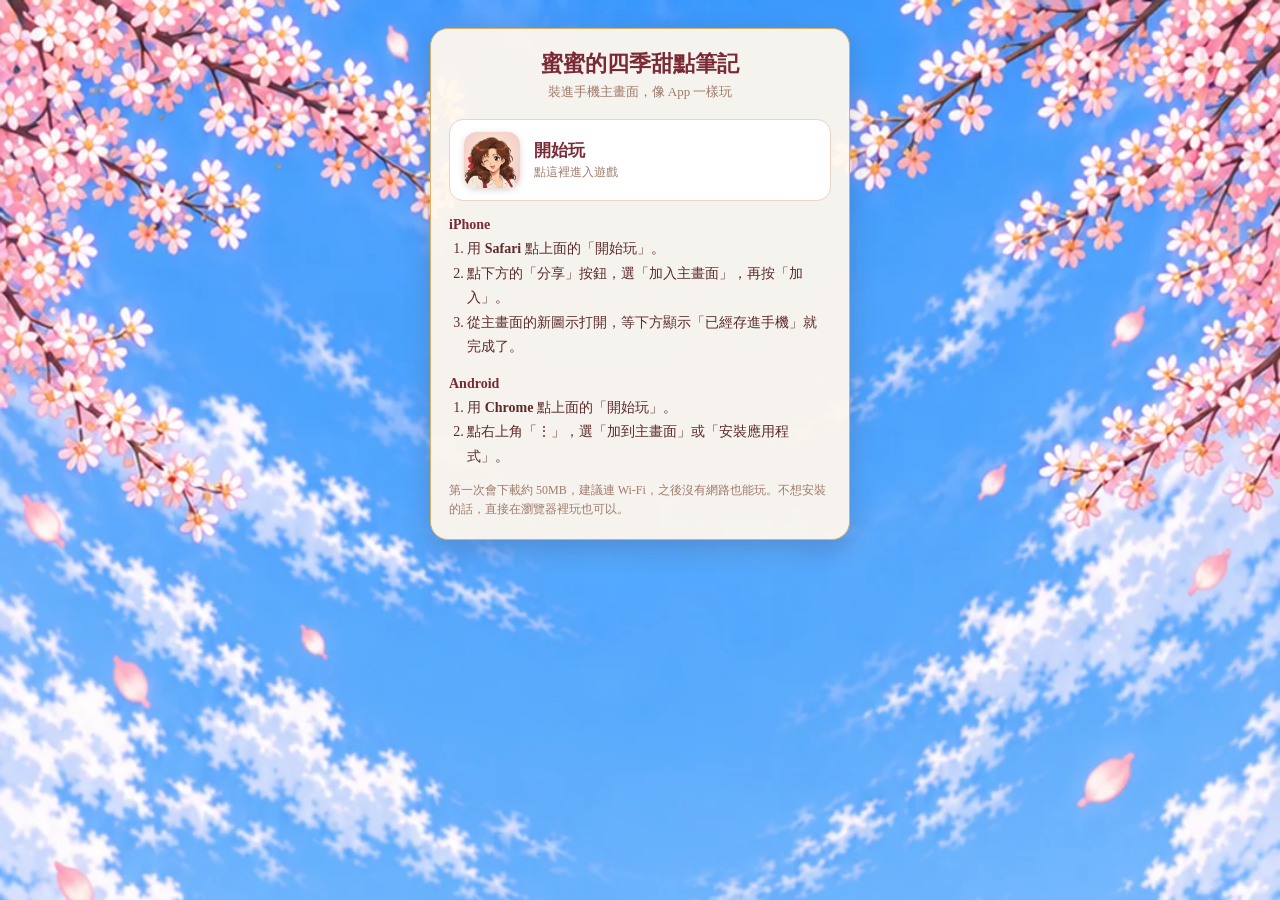
<file: index.html>
<!doctype html>
<html lang="zh-Hant"><head><meta charset="utf-8"><meta name="viewport" content="width=device-width,initial-scale=1,viewport-fit=cover">
<title>蜜蜜的四季甜點筆記</title><meta name="theme-color" content="#a53948"><link rel="icon" href="play/favicon.svg" type="image/svg+xml">
<style>
:root{color-scheme:light}
body{margin:0;min-height:100svh;background:#fff3df url(play/assets/title-bg-v91.webp) center top/cover fixed;font-family:"Noto Serif TC","Songti TC",serif;color:#5c2a2a}
main{max-width:420px;margin:0 auto;padding:max(28px,env(safe-area-inset-top)) 16px max(28px,env(safe-area-inset-bottom))}
.card{background:#fff8eef2;border:1.5px solid #d9b26a;border-radius:18px;padding:20px 18px;box-shadow:0 8px 26px #5c2a2a33}
h1{margin:0 0 4px;font-size:22px;color:#7a2a35;text-align:center}
.sub{margin:0 0 18px;text-align:center;font-size:13px;color:#a07a6a}
a.app{display:flex;align-items:center;gap:14px;margin:0 0 12px;padding:12px 14px;border-radius:14px;background:#fff;border:1px solid #ecd3c4;text-decoration:none;color:inherit}
a.app img{width:56px;height:56px;border-radius:13px;box-shadow:0 2px 6px #5c2a2a33}
a.app b{display:block;font-size:17px;color:#7a2a35}a.app small{font-size:12px;color:#a07a6a}
ol{margin:4px 0 0;padding-left:1.3em;font-size:14px;line-height:1.75}
.how{margin:16px 0 0;font-size:14px;color:#7a2a35}
.note{margin:12px 0 0;font-size:12px;line-height:1.6;color:#a07a6a}
</style></head><body><main><div class="card">
<h1>蜜蜜的四季甜點筆記</h1><p class="sub">裝進手機主畫面，像 App 一樣玩</p>
<a class="app" href="play/"><img src="play/icon-180.png" alt=""><span><b>開始玩</b><small>點這裡進入遊戲</small></span></a>
<p class="how"><b>iPhone</b></p><ol><li>用 <b>Safari</b> 點上面的「開始玩」。</li><li>點下方的「分享」按鈕，選「加入主畫面」，再按「加入」。</li>
<li>從主畫面的新圖示打開，等下方顯示「已經存進手機」就完成了。</li></ol>
<p class="how"><b>Android</b></p><ol><li>用 <b>Chrome</b> 點上面的「開始玩」。</li><li>點右上角「⋮」，選「加到主畫面」或「安裝應用程式」。</li></ol>
<p class="note">第一次會下載約 50MB，建議連 Wi-Fi，之後沒有網路也能玩。不想安裝的話，直接在瀏覽器裡玩也可以。</p>
</div></main></body></html>
</file>
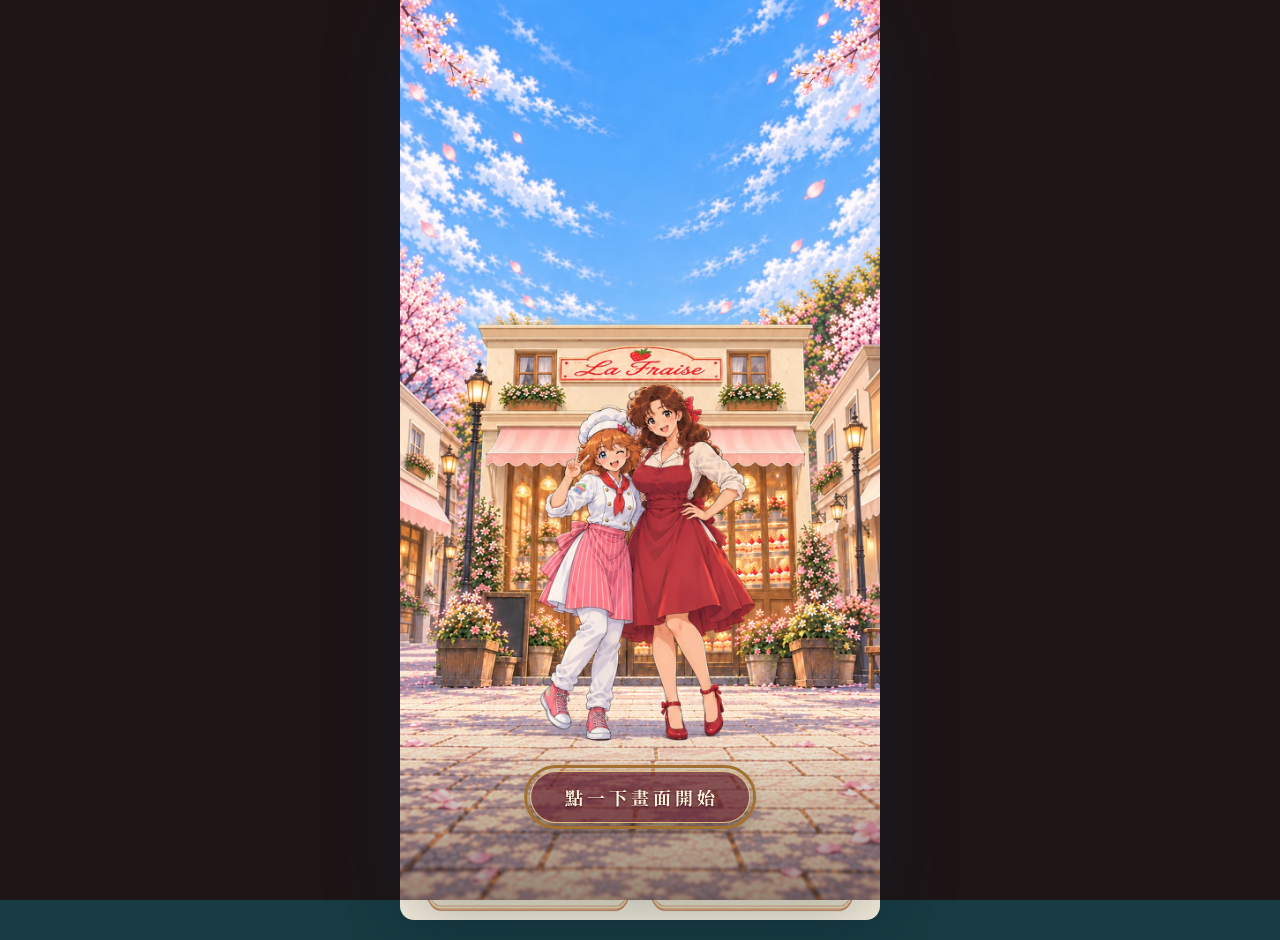
<file: all/index.html>
<!doctype html>
<html lang="zh-Hant">
<head>
  <meta charset="utf-8">
  <!-- build 2026-10-29 14:04:22 -->
  <base href="../play/">
  <link rel="manifest" href="../all/manifest.webmanifest">
  <link rel="apple-touch-icon" href="../all/icon-180.png">
  <meta name="apple-mobile-web-app-capable" content="yes">
  <meta name="mobile-web-app-capable" content="yes">
  <meta name="apple-mobile-web-app-status-bar-style" content="black-translucent">
  <meta name="apple-mobile-web-app-title" content="甜點全開">
  <meta name="viewport" content="width=device-width,initial-scale=1,viewport-fit=cover">
  <meta name="theme-color" content="#a53948">
  <meta name="description" content="蜜蜜來到最喜歡的蛋糕店，和女主人一起整理甜點靈感，構思一份新的下午茶菜單。">
  <title>蜜蜜的四季甜點筆記 全開版</title>
  <link rel="icon" href="favicon.svg" type="image/svg+xml">
  <link rel="preload" href="assets/mimi-serif-tc.woff2" as="font" type="font/woff2" crossorigin>
  <link rel="preload" href="assets/mimi-sans-tc.woff2" as="font" type="font/woff2" crossorigin>
  <link rel="stylesheet" href="style.css">
  <link rel="stylesheet" href="motion.css">
</head>
<body>
  <main class="game-shell">
    <header class="shop-header">
      <img class="shop-scene" src="assets/shop-v4.webp" alt="蜜蜜和 La Fraise 甜點店女主人一起構思新菜單。" fetchpriority="high">
      <div class="title-row"><img class="title-ornament" src="assets/title-ornament-v44.webp" alt=""><h1 id="mode-title"></h1><button id="sound" class="sound-button" aria-label="開啟音效" aria-pressed="false" title="開啟音效"><img id="sound-icon" src="assets/icon-sound-off-v56.webp" alt=""><span class="sr-only" id="sound-label">音效 關</span></button></div>
    </header>
    <section class="table-area" aria-label="甜點靈感棋盤">
      <div class="idea-progress">
        <div class="score-primary"><span class="metric-label">靈感</span><strong id="score">0</strong></div>
        <div class="progress-track" role="progressbar" aria-label="靈感進度" aria-valuemin="0" aria-valuemax="350" aria-valuenow="0"><div id="progress-fill"></div></div>
        <span id="goal-count">0 / 350</span>
        <span id="chapter" class="sr-only">01</span><span id="goal-name" class="sr-only">先找一點奶香與酸甜</span>
      </div>
      <div id="recipe-hud" class="recipe-hud" hidden aria-live="polite"></div>
      <div class="board-frame"><div id="board" role="group" aria-label="八乘八甜點棋盤"></div><div id="board-effects" aria-hidden="true"></div><div id="board-toast" role="status" aria-live="polite"></div></div>
      <div class="board-caption"><span id="game-status">交換相鄰甜點，湊成三個。</span><span id="combo" aria-live="polite"></span></div>
      <aside class="conversation" aria-label="店裡的對話" data-mood="smile"><span class="portrait-frame" aria-hidden="true"><span class="character-portrait" data-character="owner" data-expression="smile"></span></span><div class="dialogue-copy"><span id="speaker">店主</span><p id="comment">一起想一道新甜點吧！</p></div></aside>
      <div class="tools"><button id="hint"><img class="tool-flower left" src="assets/floral-sprig-v44.webp" alt=""><img src="assets/icon-hint-v56.webp" alt=""><span>提示</span><img class="tool-flower right" src="assets/floral-sprig-v44.webp" alt=""></button><button id="story"><img class="tool-flower left" src="assets/floral-sprig-v44.webp" alt=""><img src="assets/icon-menu-v56.webp" alt=""><span>選單</span><img class="tool-flower right" src="assets/floral-sprig-v44.webp" alt=""></button></div>
    </section>
    <div class="studio-entry"><a href="studio.html?effect=chain">聲畫試映室</a></div>
  </main>

  <dialog autofocus tabindex="-1" id="intro-dialog" class="scene-dialog ui-v1 ui-framed"><div class="ui-body">
    <div class="scene-art intro-art"><img src="assets/shop-v4.webp" alt="蜜蜜與甜點店女主人坐在暖色蛋糕店裡，一起討論甜點。"><div class="scene-tag">商店街 · 午後</div></div>
    <div class="scene-copy"><span class="scene-kicker">蜜蜜的寄道日記</span><h2>今天，換妳陪我想點子。</h2><div id="intro-lines"><p><b>店主</b>「想加一道新品，可是想來想去，還是那些老組合。」</p><p><b>蜜蜜</b>「那今天認真想一下！布丁先替我留著喔。」</p></div><p class="scene-instruction">交換相鄰甜點，三個相同就能消除。先試試發光的甜點吧——按「提示」就能找到它的配對。這裡沒有倒數，慢慢想也沒關係。</p><div class="ui-dock"><button id="start" class="primary-button">一起想新菜單</button></div></div>
  </div></dialog>

  <dialog autofocus tabindex="-1" id="recipe-dialog" class="scene-dialog recipe-dialog ui-v1 ui-framed"><div class="ui-body"><div class="scene-art"><img src="assets/afternoon-tea.webp" alt="店主把布丁、泡芙與草莓組成的下午茶拼盤端到蜜蜜面前，兩人相視而笑。"><div class="scene-tag">靈感完成</div></div><div class="scene-copy"><span id="recipe-kicker" class="scene-kicker">第一頁 · 酸甜與奶香</span><h2 id="recipe-title">奶香裡，加一點莓果。</h2><p id="recipe-scene" class="recipe-scene"></p><div id="recipe-lines"></div><p id="recipe-note" class="recipe-note"></p><div class="ui-dock"><button id="continue" class="primary-button">繼續想點子</button></div></div></div></dialog>

  <dialog autofocus tabindex="-1" id="help-dialog" class="text-dialog help-dialog ui-v1 ui-framed"><form method="dialog" class="ui-body"><button class="close-button" aria-label="關閉玩法說明">×</button><h2>玩法說明</h2>
    <p>點兩個相鄰的甜點交換位置，也可以直接滑動。三個以上相同的排成一線就會消除。</p>
    <h3>特別的甜點</h3><ul><li><b>四個一排</b>→「花瓣爆破」：再配對一次，炸開周圍九格。</li><li><b>一橫一直、轉角接起來（L 或 T）</b>→「星光」：再配對一次，清掉整行和整列。</li><li><b>五個一排</b>→「彩虹糖球」：和旁邊任一個甜點交換，消掉全部同款。</li><li><b>彩虹糖球 × 花瓣爆破或星光</b>：那一款會全部變成花瓣爆破或星光，再一起發動！兩顆彩虹糖球互換，整盤清空。</li></ul>
    <h3>試做甜點</h3><p>上方會顯示這一款要收集的甜點和數量，全部收齊就完成。目標裡有「✿ 開花」的話，要讓花瓣爆破炸開那麼多次。不限步數，用的步數越少，星星越多。</p>
    <h3>四季的小插曲</h3><ul class="help-mech"><li><i class="ico-bud"></i><span><b>櫻花花苞</b>：在花苞上配對，花就會開。</span></li><li><i class="ico-dust"></i><span><b>糖粉</b>：在有糖粉的格子上消除，就能清掉。</span></li><li><i class="ico-mango"></i><span><b>芒果</b>：不能隨便移動。消掉它下面的甜點，或在它左右兩邊配對把它擠下去，送到最底下。</span></li><li><i class="ico-burr"></i><span><b>栗子殼</b>：在旁邊配對兩次就會剝開，剝開前不能移動。</span></li><li><i class="ico-leaf"></i><span><b>落葉</b>：每隔幾步會飄進來，在落葉上配對就能掃掉。</span></li><li><i class="ico-frost"></i><span><b>糖霜</b>：在旁邊配對一次就會敲開，敲開前不能移動。</span></li><li><i class="ico-gift"></i><span><b>禮物盒</b>：在旁邊配對就會打開，裡面是特別的甜點。</span></li></ul>
    <h3>三種玩法</h3><ul><li><b>品嚐故事</b>：一季一款，慢慢走完四季的故事。</li><li><b>甜點筆記</b>：24 款四季甜點，收集星星和回憶。</li><li><b>無限靈感筆記</b>：24 款都做過後打開，一直做下去，挑戰最高分。</li></ul>
    <p>沒有可交換的位置時，甜點會自動重新排列。卡住的時候，按「提示」就好。</p><div class="ui-dock"><button class="primary-button">我知道了</button></div></form></dialog>
  <dialog autofocus tabindex="-1" id="pause-dialog" class="text-dialog pause-dialog ui-v1" aria-label="選單"><span id="pause-kicker" class="scene-kicker"></span><h2 id="pause-title">休息一下</h2><p id="pause-note" class="menu-intro"></p><button id="pause-resume" class="primary-button">繼續</button><div class="pause-list"><button id="restart">重新開始</button><button id="how-to">玩法說明</button><button id="pause-leave">回甜點筆記</button></div><p id="pause-best" class="pause-best">最佳紀錄 <b id="best">0</b> 分</p></dialog>
  <dialog autofocus tabindex="-1" id="tip-dialog" class="text-dialog tip-dialog ui-v1" aria-label="小提示"><span id="tip-kicker" class="scene-kicker">小提示</span><img id="tip-img" class="tip-img" alt=""><span id="tip-live" class="tip-live" aria-hidden="true" hidden></span><h2 id="tip-title"></h2><p id="tip-text"></p><button id="tip-ok" class="primary-button">知道了</button></dialog>
  <dialog autofocus tabindex="-1" id="confirm-dialog" class="text-dialog ui-v1"><h2>重新想一份新菜單？</h2><p>本次分數會歸零，最佳紀錄會保留。</p><div class="confirm-actions"><button id="cancel-restart">繼續這一局</button><button id="confirm-restart" class="primary-button">重新開始</button></div></dialog>

  <dialog autofocus tabindex="-1" id="mode-dialog" class="text-dialog mode-dialog ui-v1" aria-label="選擇模式">
    <h2>今天想怎麼做甜點？</h2>
    <button id="mode-easy" class="mode-card easy"><span class="mode-art"><img src="assets/thumb-spring-open-v52.webp" alt=""></span><span class="mode-copy"><b>品嚐故事</b><small>和她走過四季・約 15 分鐘</small><span id="mode-easy-progress" class="mode-progress"></span></span></button>
    <button id="mode-full" class="mode-card full"><span class="mode-art"><img src="assets/dessert-r12-v45.webp" alt=""></span><span class="mode-copy"><b>甜點筆記</b><small id="mode-full-sub">24 款四季甜點・收集星星</small><span id="mode-full-progress" class="mode-progress"></span></span><span class="mode-lock" aria-hidden="true"><span class="mode-note"><span id="mode-note-face"></span><span class="mode-note-text">「等妳把四季都走一遍，<br>我們再一起打開喔♡」</span></span></span></button>
    <button id="mode-inf" class="mode-card inf" hidden><span class="mode-art"><img src="assets/story-berry-v44.webp" alt=""></span><span class="mode-copy"><b id="mode-inf-title">無限靈感筆記</b><small id="mode-inf-sub">想到哪做到哪・挑戰最高分</small><span id="mode-inf-progress" class="mode-progress"></span></span></button>
    <p id="mode-hint" class="mode-hint" aria-live="polite"></p>
    <div class="hub-icons"><button id="mode-album" class="hub-icon"><img src="assets/icon-album-v59.webp" alt=""><span>回憶相簿</span></button><button id="mode-exit" class="hub-icon"><img src="assets/icon-exit-v59.webp" alt=""><span>回到餐廳</span></button></div>
  </dialog>
  <dialog autofocus tabindex="-1" id="easy-dialog" class="text-dialog menu-dialog ui-v1"><button id="easy-home" class="back-link">‹ 選擇模式</button><h2>品嚐故事</h2><p class="menu-intro">一季一款招牌甜點，慢慢做就好，沒有步數壓力。</p><div id="easy-levels"></div><div class="confirm-actions sticky-actions"><button data-proxy="easy-home" aria-label="返回">返回</button></div></dialog>
  <dialog autofocus tabindex="-1" id="menu-dialog" class="text-dialog menu-dialog ui-v1"><button id="menu-home" class="back-link">‹ 選擇模式</button><h2>甜點筆記・全開版</h2><p class="menu-intro">一款一款試做新甜點。不限步數，步數越少星星越多。</p><div id="menu-levels"></div><div class="confirm-actions sticky-actions"><button data-proxy="menu-home" aria-label="返回">返回</button></div></dialog>
  <dialog autofocus tabindex="-1" id="inf-dialog" class="text-dialog menu-dialog inf-dialog ui-v1"><button id="inf-home" class="back-link">‹ 選擇模式</button><h2>無限靈感筆記</h2><p class="menu-intro">想到哪裡，就做到哪裡。做得越多、越快，分數越高；從第 11 款起每款有步數限制，用完了就再做一次。</p><div id="inf-stats" class="inf-stats"></div><button id="inf-go" class="primary-button">開始</button><button id="inf-new" class="text-button" hidden>重新開始一輪</button><div class="confirm-actions sticky-actions"><button data-proxy="inf-home" aria-label="返回">返回</button><button id="inf-collection">靈感收藏</button></div></dialog>
  <dialog autofocus tabindex="-1" id="coll-dialog" class="text-dialog menu-dialog coll-dialog ui-v1"><button id="coll-back" class="back-link">‹ 無限靈感筆記</button><h2>靈感收藏</h2><p id="coll-count" class="menu-intro"></p><div id="coll-list"></div><div class="confirm-actions sticky-actions"><button data-proxy="coll-back" aria-label="返回">返回</button></div></dialog>
  <dialog autofocus tabindex="-1" id="level-dialog" class="scene-dialog level-dialog ui-v1 ui-framed"><div class="ui-body"><div id="level-art" class="level-art"></div><div class="scene-copy"><span id="level-kicker" class="scene-kicker"></span><h2 id="level-title"></h2><div id="level-lines"></div><div id="level-goals"></div><p id="level-rule"></p><div class="ui-dock"><button id="level-start" class="primary-button">開始試做</button><button id="level-back" class="text-button">回甜點筆記</button></div></div></div></dialog>
  <dialog autofocus tabindex="-1" id="taste-dialog" class="scene-dialog taste-dialog ui-v1 ui-framed"><div class="ui-body"><div id="taste-art" class="taste-art"></div><div class="scene-copy"><span class="scene-kicker">試吃時間</span><h2 id="taste-title"></h2><div id="taste-stars" aria-label="獲得星等"></div><p id="taste-moves"></p><div id="taste-lines"></div><div class="confirm-actions ui-dock"><button id="taste-menu">甜點筆記</button><button id="taste-next" class="primary-button">下一款</button></div></div></div></dialog>
  <dialog id="album-dialog" class="album-viewer" aria-label="回憶相簿">
    <div id="album-wall" class="av-wall"><div id="album-wall-photos" class="av-wall-photos"></div><div id="album-music" class="av-music" hidden><p id="album-music-count" class="av-music-count"></p><div id="album-music-list" class="av-music-list"></div></div></div>
    <div id="album-track" class="av-track"></div>
    <div class="av-top"><span class="av-name">回憶相簿</span><span class="av-tabs" role="tablist"><button id="album-tab-photos" role="tab" class="on" aria-selected="true">照片</button><button id="album-tab-music" role="tab" aria-selected="false">音樂盒</button></span><span id="album-count" class="av-count"></span><button id="album-close" class="av-close" aria-label="關閉回憶相簿"><img src="assets/icon-close-v56.webp" alt=""></button></div>
    <div id="album-dots" class="av-dots" aria-hidden="true"></div>
  </dialog>
  <dialog id="title-dialog" class="title-screen await-tap" aria-label="蜜蜜的四季甜點筆記">
    <img class="title-bg" src="assets/title-bg-v91.webp" alt="蜜蜜和苺香在 La Fraise 甜點店門口，春天的櫻花和藍天。" fetchpriority="high">
    <div class="title-logo-box"><span class="title-bob"><span class="title-pop"><span class="title-bloom" aria-hidden="true"></span><img class="title-logo" onload="this.classList.add('loaded');this.closest('.title-logo-box').classList.add('loaded')" src="assets/title-logo-jp2a-v54.webp" alt="ミーミーの四季スイーツノート！ラ・フレーズ篇（蜜蜜的四季甜點筆記）"><span class="title-shine" aria-hidden="true"><i></i></span><span class="title-stars" aria-hidden="true"><i class="gl g1"></i><i class="gl g2"></i><i class="gl g3"></i><i class="gl g4"></i><i class="gl g5"></i><i class="gl g6"></i><i class="gl g7"></i><i class="gd gd1"></i><i class="gd gd2"></i><i class="gd gd3"></i><i class="gd gd4"></i><i class="gd gd5"></i><i class="gd gd6"></i><i class="gd gd7"></i><i class="gd gd8"></i><i class="gd gd9"></i><i class="gd gd10"></i><i class="gd gd11"></i><i class="gd gd12"></i><i class="gd gd13"></i><i class="gd gd14"></i><i class="gd gd15"></i><i class="gd gd16"></i><i class="gd gd17"></i><i class="gd gd18"></i></span></span></span></div>
    <div class="title-burst" aria-hidden="true"></div>
    <button id="title-tap" class="title-tap">點一下畫面開始</button>
    <button id="title-start" class="title-start">開始</button>
  </dialog>
  <dialog id="film-dialog" class="film-viewer" aria-label="終章">
    <div id="film-stage" class="film-stage"></div>
    <div class="film-shade" aria-hidden="true"></div>
    <div id="film-title" class="film-title"></div>
    <div id="film-sub" class="film-sub" aria-live="polite"></div>
    <div id="film-hint" class="film-hint">點一下繼續</div>
    <button id="film-skip" class="film-skip" aria-label="略過"><img src="assets/icon-skip-v56.webp" alt=""><span>略過</span></button>
  </dialog>
  <dialog autofocus tabindex="-1" id="chapter-dialog" class="scene-dialog ui-v1 ui-framed"><div class="ui-body"><div id="chapter-art" class="scene-art" hidden><img alt=""></div><div class="scene-copy"><span id="chapter-kicker" class="scene-kicker"></span><h2 id="chapter-title"></h2><div id="chapter-lines"></div><div class="ui-dock"><button id="chapter-close" class="primary-button">回到甜點筆記</button><button id="chapter-alt" class="text-button" hidden>回品嚐故事</button></div></div></div></dialog>
  <div id="announcer" class="sr-only" role="status" aria-live="polite"></div>
  <script>window.__CAKE_UNLOCK_ALL__ = 1; window.__CAKE_RECORD_KEY__ = 'mimi-cake-inspiration-all-v1';</script><script type="module" src="game.js"></script>
<script src="pwa.js"></script>
</body>
</html>
</file>
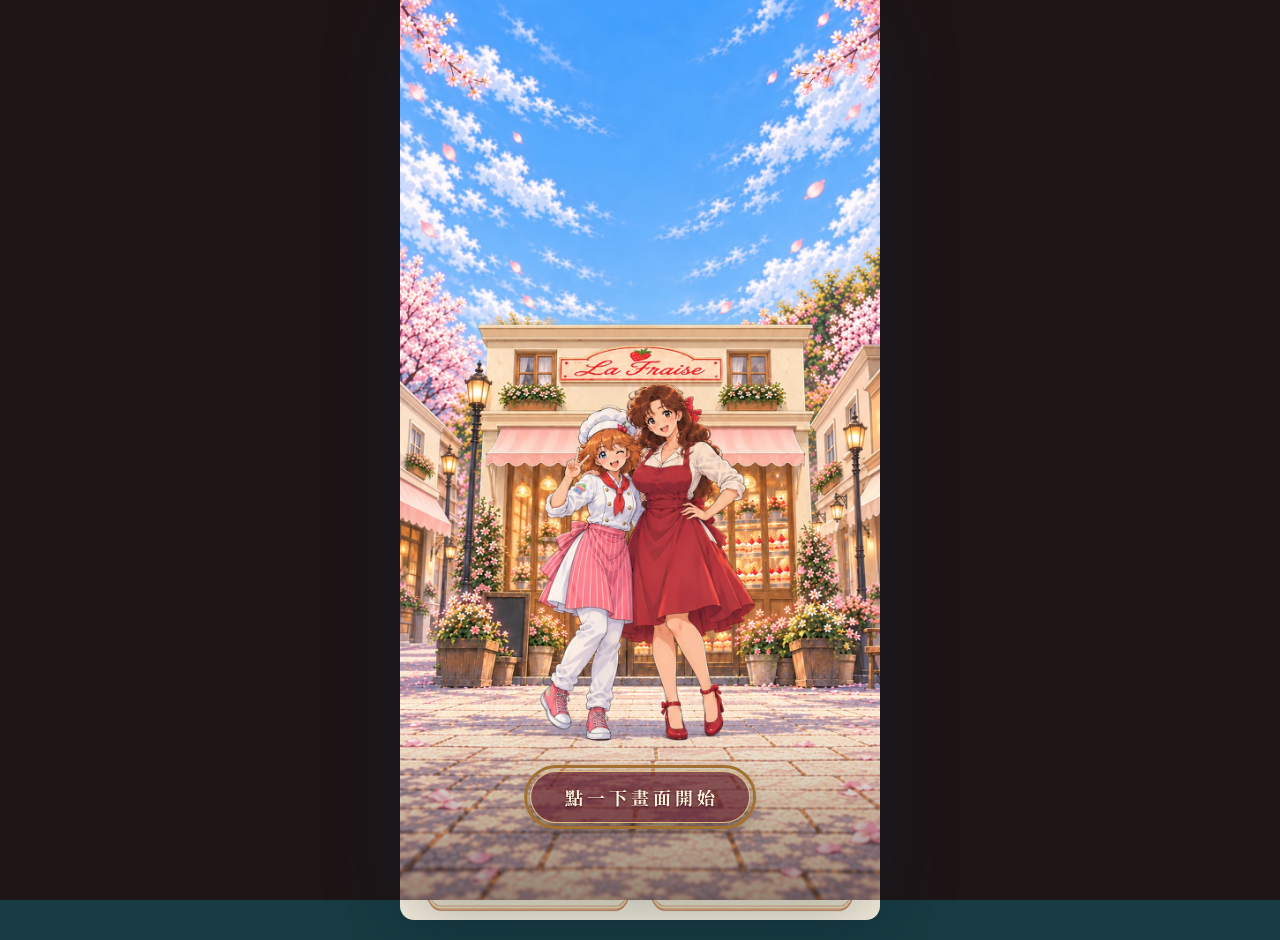
<file: play/index.html>
<!doctype html>
<html lang="zh-Hant">
<head>
  <meta charset="utf-8">
  <!-- build 2026-10-29 14:04:22 -->
  <link rel="manifest" href="manifest.webmanifest">
  <link rel="apple-touch-icon" href="icon-180.png">
  <meta name="apple-mobile-web-app-capable" content="yes">
  <meta name="mobile-web-app-capable" content="yes">
  <meta name="apple-mobile-web-app-status-bar-style" content="black-translucent">
  <meta name="apple-mobile-web-app-title" content="甜點筆記">
  <meta name="viewport" content="width=device-width,initial-scale=1,viewport-fit=cover">
  <meta name="theme-color" content="#a53948">
  <meta name="description" content="蜜蜜來到最喜歡的蛋糕店，和女主人一起整理甜點靈感，構思一份新的下午茶菜單。">
  <title>蜜蜜的四季甜點筆記</title>
  <link rel="icon" href="favicon.svg" type="image/svg+xml">
  <link rel="preload" href="assets/mimi-serif-tc.woff2" as="font" type="font/woff2" crossorigin>
  <link rel="preload" href="assets/mimi-sans-tc.woff2" as="font" type="font/woff2" crossorigin>
  <link rel="stylesheet" href="style.css">
  <link rel="stylesheet" href="motion.css">
</head>
<body>
  <main class="game-shell">
    <header class="shop-header">
      <img class="shop-scene" src="assets/shop-v4.webp" alt="蜜蜜和 La Fraise 甜點店女主人一起構思新菜單。" fetchpriority="high">
      <div class="title-row"><img class="title-ornament" src="assets/title-ornament-v44.webp" alt=""><h1 id="mode-title"></h1><button id="sound" class="sound-button" aria-label="開啟音效" aria-pressed="false" title="開啟音效"><img id="sound-icon" src="assets/icon-sound-off-v56.webp" alt=""><span class="sr-only" id="sound-label">音效 關</span></button></div>
    </header>
    <section class="table-area" aria-label="甜點靈感棋盤">
      <div class="idea-progress">
        <div class="score-primary"><span class="metric-label">靈感</span><strong id="score">0</strong></div>
        <div class="progress-track" role="progressbar" aria-label="靈感進度" aria-valuemin="0" aria-valuemax="350" aria-valuenow="0"><div id="progress-fill"></div></div>
        <span id="goal-count">0 / 350</span>
        <span id="chapter" class="sr-only">01</span><span id="goal-name" class="sr-only">先找一點奶香與酸甜</span>
      </div>
      <div id="recipe-hud" class="recipe-hud" hidden aria-live="polite"></div>
      <div class="board-frame"><div id="board" role="group" aria-label="八乘八甜點棋盤"></div><div id="board-effects" aria-hidden="true"></div><div id="board-toast" role="status" aria-live="polite"></div></div>
      <div class="board-caption"><span id="game-status">交換相鄰甜點，湊成三個。</span><span id="combo" aria-live="polite"></span></div>
      <aside class="conversation" aria-label="店裡的對話" data-mood="smile"><span class="portrait-frame" aria-hidden="true"><span class="character-portrait" data-character="owner" data-expression="smile"></span></span><div class="dialogue-copy"><span id="speaker">店主</span><p id="comment">一起想一道新甜點吧！</p></div></aside>
      <div class="tools"><button id="hint"><img class="tool-flower left" src="assets/floral-sprig-v44.webp" alt=""><img src="assets/icon-hint-v56.webp" alt=""><span>提示</span><img class="tool-flower right" src="assets/floral-sprig-v44.webp" alt=""></button><button id="story"><img class="tool-flower left" src="assets/floral-sprig-v44.webp" alt=""><img src="assets/icon-menu-v56.webp" alt=""><span>選單</span><img class="tool-flower right" src="assets/floral-sprig-v44.webp" alt=""></button></div>
    </section>
    <div class="studio-entry"><a href="studio.html?effect=chain">聲畫試映室</a></div>
  </main>

  <dialog autofocus tabindex="-1" id="intro-dialog" class="scene-dialog ui-v1 ui-framed"><div class="ui-body">
    <div class="scene-art intro-art"><img src="assets/shop-v4.webp" alt="蜜蜜與甜點店女主人坐在暖色蛋糕店裡，一起討論甜點。"><div class="scene-tag">商店街 · 午後</div></div>
    <div class="scene-copy"><span class="scene-kicker">蜜蜜的寄道日記</span><h2>今天，換妳陪我想點子。</h2><div id="intro-lines"><p><b>店主</b>「想加一道新品，可是想來想去，還是那些老組合。」</p><p><b>蜜蜜</b>「那今天認真想一下！布丁先替我留著喔。」</p></div><p class="scene-instruction">交換相鄰甜點，三個相同就能消除。先試試發光的甜點吧——按「提示」就能找到它的配對。這裡沒有倒數，慢慢想也沒關係。</p><div class="ui-dock"><button id="start" class="primary-button">一起想新菜單</button></div></div>
  </div></dialog>

  <dialog autofocus tabindex="-1" id="recipe-dialog" class="scene-dialog recipe-dialog ui-v1 ui-framed"><div class="ui-body"><div class="scene-art"><img src="assets/afternoon-tea.webp" alt="店主把布丁、泡芙與草莓組成的下午茶拼盤端到蜜蜜面前，兩人相視而笑。"><div class="scene-tag">靈感完成</div></div><div class="scene-copy"><span id="recipe-kicker" class="scene-kicker">第一頁 · 酸甜與奶香</span><h2 id="recipe-title">奶香裡，加一點莓果。</h2><p id="recipe-scene" class="recipe-scene"></p><div id="recipe-lines"></div><p id="recipe-note" class="recipe-note"></p><div class="ui-dock"><button id="continue" class="primary-button">繼續想點子</button></div></div></div></dialog>

  <dialog autofocus tabindex="-1" id="help-dialog" class="text-dialog help-dialog ui-v1 ui-framed"><form method="dialog" class="ui-body"><button class="close-button" aria-label="關閉玩法說明">×</button><h2>玩法說明</h2>
    <p>點兩個相鄰的甜點交換位置，也可以直接滑動。三個以上相同的排成一線就會消除。</p>
    <h3>特別的甜點</h3><ul><li><b>四個一排</b>→「花瓣爆破」：再配對一次，炸開周圍九格。</li><li><b>一橫一直、轉角接起來（L 或 T）</b>→「星光」：再配對一次，清掉整行和整列。</li><li><b>五個一排</b>→「彩虹糖球」：和旁邊任一個甜點交換，消掉全部同款。</li><li><b>彩虹糖球 × 花瓣爆破或星光</b>：那一款會全部變成花瓣爆破或星光，再一起發動！兩顆彩虹糖球互換，整盤清空。</li></ul>
    <h3>試做甜點</h3><p>上方會顯示這一款要收集的甜點和數量，全部收齊就完成。目標裡有「✿ 開花」的話，要讓花瓣爆破炸開那麼多次。不限步數，用的步數越少，星星越多。</p>
    <h3>四季的小插曲</h3><ul class="help-mech"><li><i class="ico-bud"></i><span><b>櫻花花苞</b>：在花苞上配對，花就會開。</span></li><li><i class="ico-dust"></i><span><b>糖粉</b>：在有糖粉的格子上消除，就能清掉。</span></li><li><i class="ico-mango"></i><span><b>芒果</b>：不能隨便移動。消掉它下面的甜點，或在它左右兩邊配對把它擠下去，送到最底下。</span></li><li><i class="ico-burr"></i><span><b>栗子殼</b>：在旁邊配對兩次就會剝開，剝開前不能移動。</span></li><li><i class="ico-leaf"></i><span><b>落葉</b>：每隔幾步會飄進來，在落葉上配對就能掃掉。</span></li><li><i class="ico-frost"></i><span><b>糖霜</b>：在旁邊配對一次就會敲開，敲開前不能移動。</span></li><li><i class="ico-gift"></i><span><b>禮物盒</b>：在旁邊配對就會打開，裡面是特別的甜點。</span></li></ul>
    <h3>三種玩法</h3><ul><li><b>品嚐故事</b>：一季一款，慢慢走完四季的故事。</li><li><b>甜點筆記</b>：24 款四季甜點，收集星星和回憶。</li><li><b>無限靈感筆記</b>：24 款都做過後打開，一直做下去，挑戰最高分。</li></ul>
    <p>沒有可交換的位置時，甜點會自動重新排列。卡住的時候，按「提示」就好。</p><div class="ui-dock"><button class="primary-button">我知道了</button></div></form></dialog>
  <dialog autofocus tabindex="-1" id="pause-dialog" class="text-dialog pause-dialog ui-v1" aria-label="選單"><span id="pause-kicker" class="scene-kicker"></span><h2 id="pause-title">休息一下</h2><p id="pause-note" class="menu-intro"></p><button id="pause-resume" class="primary-button">繼續</button><div class="pause-list"><button id="restart">重新開始</button><button id="how-to">玩法說明</button><button id="pause-leave">回甜點筆記</button></div><p id="pause-best" class="pause-best">最佳紀錄 <b id="best">0</b> 分</p></dialog>
  <dialog autofocus tabindex="-1" id="tip-dialog" class="text-dialog tip-dialog ui-v1" aria-label="小提示"><span id="tip-kicker" class="scene-kicker">小提示</span><img id="tip-img" class="tip-img" alt=""><span id="tip-live" class="tip-live" aria-hidden="true" hidden></span><h2 id="tip-title"></h2><p id="tip-text"></p><button id="tip-ok" class="primary-button">知道了</button></dialog>
  <dialog autofocus tabindex="-1" id="confirm-dialog" class="text-dialog ui-v1"><h2>重新想一份新菜單？</h2><p>本次分數會歸零，最佳紀錄會保留。</p><div class="confirm-actions"><button id="cancel-restart">繼續這一局</button><button id="confirm-restart" class="primary-button">重新開始</button></div></dialog>

  <dialog autofocus tabindex="-1" id="mode-dialog" class="text-dialog mode-dialog ui-v1" aria-label="選擇模式">
    <h2>今天想怎麼做甜點？</h2>
    <button id="mode-easy" class="mode-card easy"><span class="mode-art"><img src="assets/thumb-spring-open-v52.webp" alt=""></span><span class="mode-copy"><b>品嚐故事</b><small>和她走過四季・約 15 分鐘</small><span id="mode-easy-progress" class="mode-progress"></span></span></button>
    <button id="mode-full" class="mode-card full"><span class="mode-art"><img src="assets/dessert-r12-v45.webp" alt=""></span><span class="mode-copy"><b>甜點筆記</b><small id="mode-full-sub">24 款四季甜點・收集星星</small><span id="mode-full-progress" class="mode-progress"></span></span><span class="mode-lock" aria-hidden="true"><span class="mode-note"><span id="mode-note-face"></span><span class="mode-note-text">「等妳把四季都走一遍，<br>我們再一起打開喔♡」</span></span></span></button>
    <button id="mode-inf" class="mode-card inf" hidden><span class="mode-art"><img src="assets/story-berry-v44.webp" alt=""></span><span class="mode-copy"><b id="mode-inf-title">無限靈感筆記</b><small id="mode-inf-sub">想到哪做到哪・挑戰最高分</small><span id="mode-inf-progress" class="mode-progress"></span></span></button>
    <p id="mode-hint" class="mode-hint" aria-live="polite"></p>
    <div class="hub-icons"><button id="mode-album" class="hub-icon"><img src="assets/icon-album-v59.webp" alt=""><span>回憶相簿</span></button><button id="mode-exit" class="hub-icon"><img src="assets/icon-exit-v59.webp" alt=""><span>回到餐廳</span></button></div>
  </dialog>
  <dialog autofocus tabindex="-1" id="easy-dialog" class="text-dialog menu-dialog ui-v1"><button id="easy-home" class="back-link">‹ 選擇模式</button><h2>品嚐故事</h2><p class="menu-intro">一季一款招牌甜點，慢慢做就好，沒有步數壓力。</p><div id="easy-levels"></div><div class="confirm-actions sticky-actions"><button data-proxy="easy-home" aria-label="返回">返回</button></div></dialog>
  <dialog autofocus tabindex="-1" id="menu-dialog" class="text-dialog menu-dialog ui-v1"><button id="menu-home" class="back-link">‹ 選擇模式</button><h2>甜點筆記</h2><p class="menu-intro">一款一款試做新甜點。不限步數，步數越少星星越多。</p><div id="menu-levels"></div><div class="confirm-actions sticky-actions"><button data-proxy="menu-home" aria-label="返回">返回</button></div></dialog>
  <dialog autofocus tabindex="-1" id="inf-dialog" class="text-dialog menu-dialog inf-dialog ui-v1"><button id="inf-home" class="back-link">‹ 選擇模式</button><h2>無限靈感筆記</h2><p class="menu-intro">想到哪裡，就做到哪裡。做得越多、越快，分數越高；從第 11 款起每款有步數限制，用完了就再做一次。</p><div id="inf-stats" class="inf-stats"></div><button id="inf-go" class="primary-button">開始</button><button id="inf-new" class="text-button" hidden>重新開始一輪</button><div class="confirm-actions sticky-actions"><button data-proxy="inf-home" aria-label="返回">返回</button><button id="inf-collection">靈感收藏</button></div></dialog>
  <dialog autofocus tabindex="-1" id="coll-dialog" class="text-dialog menu-dialog coll-dialog ui-v1"><button id="coll-back" class="back-link">‹ 無限靈感筆記</button><h2>靈感收藏</h2><p id="coll-count" class="menu-intro"></p><div id="coll-list"></div><div class="confirm-actions sticky-actions"><button data-proxy="coll-back" aria-label="返回">返回</button></div></dialog>
  <dialog autofocus tabindex="-1" id="level-dialog" class="scene-dialog level-dialog ui-v1 ui-framed"><div class="ui-body"><div id="level-art" class="level-art"></div><div class="scene-copy"><span id="level-kicker" class="scene-kicker"></span><h2 id="level-title"></h2><div id="level-lines"></div><div id="level-goals"></div><p id="level-rule"></p><div class="ui-dock"><button id="level-start" class="primary-button">開始試做</button><button id="level-back" class="text-button">回甜點筆記</button></div></div></div></dialog>
  <dialog autofocus tabindex="-1" id="taste-dialog" class="scene-dialog taste-dialog ui-v1 ui-framed"><div class="ui-body"><div id="taste-art" class="taste-art"></div><div class="scene-copy"><span class="scene-kicker">試吃時間</span><h2 id="taste-title"></h2><div id="taste-stars" aria-label="獲得星等"></div><p id="taste-moves"></p><div id="taste-lines"></div><div class="confirm-actions ui-dock"><button id="taste-menu">甜點筆記</button><button id="taste-next" class="primary-button">下一款</button></div></div></div></dialog>
  <dialog id="album-dialog" class="album-viewer" aria-label="回憶相簿">
    <div id="album-wall" class="av-wall"><div id="album-wall-photos" class="av-wall-photos"></div><div id="album-music" class="av-music" hidden><p id="album-music-count" class="av-music-count"></p><div id="album-music-list" class="av-music-list"></div></div></div>
    <div id="album-track" class="av-track"></div>
    <div class="av-top"><span class="av-name">回憶相簿</span><span class="av-tabs" role="tablist"><button id="album-tab-photos" role="tab" class="on" aria-selected="true">照片</button><button id="album-tab-music" role="tab" aria-selected="false">音樂盒</button></span><span id="album-count" class="av-count"></span><button id="album-close" class="av-close" aria-label="關閉回憶相簿"><img src="assets/icon-close-v56.webp" alt=""></button></div>
    <div id="album-dots" class="av-dots" aria-hidden="true"></div>
  </dialog>
  <dialog id="title-dialog" class="title-screen await-tap" aria-label="蜜蜜的四季甜點筆記">
    <img class="title-bg" src="assets/title-bg-v91.webp" alt="蜜蜜和苺香在 La Fraise 甜點店門口，春天的櫻花和藍天。" fetchpriority="high">
    <div class="title-logo-box"><span class="title-bob"><span class="title-pop"><span class="title-bloom" aria-hidden="true"></span><img class="title-logo" onload="this.classList.add('loaded');this.closest('.title-logo-box').classList.add('loaded')" src="assets/title-logo-jp2a-v54.webp" alt="ミーミーの四季スイーツノート！ラ・フレーズ篇（蜜蜜的四季甜點筆記）"><span class="title-shine" aria-hidden="true"><i></i></span><span class="title-stars" aria-hidden="true"><i class="gl g1"></i><i class="gl g2"></i><i class="gl g3"></i><i class="gl g4"></i><i class="gl g5"></i><i class="gl g6"></i><i class="gl g7"></i><i class="gd gd1"></i><i class="gd gd2"></i><i class="gd gd3"></i><i class="gd gd4"></i><i class="gd gd5"></i><i class="gd gd6"></i><i class="gd gd7"></i><i class="gd gd8"></i><i class="gd gd9"></i><i class="gd gd10"></i><i class="gd gd11"></i><i class="gd gd12"></i><i class="gd gd13"></i><i class="gd gd14"></i><i class="gd gd15"></i><i class="gd gd16"></i><i class="gd gd17"></i><i class="gd gd18"></i></span></span></span></div>
    <div class="title-burst" aria-hidden="true"></div>
    <button id="title-tap" class="title-tap">點一下畫面開始</button>
    <button id="title-start" class="title-start">開始</button>
  </dialog>
  <dialog id="film-dialog" class="film-viewer" aria-label="終章">
    <div id="film-stage" class="film-stage"></div>
    <div class="film-shade" aria-hidden="true"></div>
    <div id="film-title" class="film-title"></div>
    <div id="film-sub" class="film-sub" aria-live="polite"></div>
    <div id="film-hint" class="film-hint">點一下繼續</div>
    <button id="film-skip" class="film-skip" aria-label="略過"><img src="assets/icon-skip-v56.webp" alt=""><span>略過</span></button>
  </dialog>
  <dialog autofocus tabindex="-1" id="chapter-dialog" class="scene-dialog ui-v1 ui-framed"><div class="ui-body"><div id="chapter-art" class="scene-art" hidden><img alt=""></div><div class="scene-copy"><span id="chapter-kicker" class="scene-kicker"></span><h2 id="chapter-title"></h2><div id="chapter-lines"></div><div class="ui-dock"><button id="chapter-close" class="primary-button">回到甜點筆記</button><button id="chapter-alt" class="text-button" hidden>回品嚐故事</button></div></div></div></dialog>
  <div id="announcer" class="sr-only" role="status" aria-live="polite"></div>
  <script type="module" src="game.js"></script>
<script src="pwa.js"></script>
</body>
</html>
</file>
<file: play/style.css>
@charset "UTF-8";
@font-face{font-family:"Mimi Serif";src:url('assets/mimi-serif-tc.woff2') format('woff2');font-weight:400 900;font-display:swap}
@font-face{font-family:"Mimi Sans";src:url('assets/mimi-sans-tc.woff2') format('woff2');font-weight:400 900;font-display:swap}
/* Fill faces: same Noto design for characters added after the original subset (scripts/subset_fill_fonts.py). */
@font-face{font-family:"Mimi Serif Fill";src:url('assets/mimi-serif-fill-400.woff2') format('woff2');font-weight:400;font-display:swap}
@font-face{font-family:"Mimi Serif Fill";src:url('assets/mimi-serif-fill-600.woff2') format('woff2');font-weight:600;font-display:swap}
@font-face{font-family:"Mimi Serif Fill";src:url('assets/mimi-serif-fill-700.woff2') format('woff2');font-weight:700;font-display:swap}
@font-face{font-family:"Mimi Serif Fill";src:url('assets/mimi-serif-fill-900.woff2') format('woff2');font-weight:900;font-display:swap}
@font-face{font-family:"Mimi Sans Fill";src:url('assets/mimi-sans-fill-400.woff2') format('woff2');font-weight:400;font-display:swap}
@font-face{font-family:"Mimi Sans Fill";src:url('assets/mimi-sans-fill-500.woff2') format('woff2');font-weight:500;font-display:swap}
@font-face{font-family:"Mimi Sans Fill";src:url('assets/mimi-sans-fill-700.woff2') format('woff2');font-weight:700;font-display:swap}
:root{color-scheme:light;--ink:#58382c;--red:#8c2933;--red-dark:#70232d;--cream:#fff5e3;--gold:#d3ad78;--line:#dfbd92;--teal:#214650;--serif:"Mimi Serif","Mimi Serif Fill","Noto Serif TC",serif;--sans:"Mimi Sans","Mimi Sans Fill","Microsoft JhengHei",sans-serif}
/* v87 · the home-screen version draws under a translucent status bar: --sat is the space it takes at the top */
:root{--sat:env(safe-area-inset-top,0px);--sab:env(safe-area-inset-bottom,0px)}
.safe-probe{position:fixed;left:0;top:0;width:var(--sab);height:var(--sat);visibility:hidden;pointer-events:none}
*{box-sizing:border-box}body{margin:0;min-height:100svh;background:#193c44;color:var(--ink);font:400 14px/1.6 var(--sans)}
button{font:inherit;cursor:pointer;-webkit-tap-highlight-color:transparent;touch-action:manipulation;color:inherit}button:focus-visible{outline:3px solid #a27131;outline-offset:3px}button:disabled{cursor:wait;opacity:.78}button:active{transform:translateY(1px)}
.game-shell{container-type:inline-size;max-width:480px;margin:0 auto;padding:0 0 max(6px,env(safe-area-inset-bottom));background:var(--cream);box-shadow:0 0 50px #08252c60;overflow:hidden}
.shop-header{position:relative;text-align:center}.shop-scene{display:block;width:100%;height:clamp(14cqw,calc(100svh - 153.5cqw - 6px - env(safe-area-inset-bottom)),61cqw);object-fit:cover;object-position:center 36%;mask-image:linear-gradient(#000 0 94%,transparent 100%)}
.title-row{position:relative;isolation:isolate;display:flex;justify-content:center;align-items:center;height:12.8cqw;margin-top:-3.8cqw;padding:0 11cqw 2cqw}
.title-ornament{position:absolute;z-index:-1;width:75cqw;height:auto;top:-6.8cqw;left:50%;transform:translateX(-50%);pointer-events:none}
h1{font:800 9.4cqw/1.2 var(--serif);letter-spacing:.05em;color:var(--red);margin:0;white-space:nowrap}
.sound-button{position:absolute;right:3cqw;top:2cqw;display:grid;place-items:center;width:8.2cqw;height:8.2cqw;min-width:30px;min-height:30px;padding:0;background:#fff8ec;border:1px solid #b98956;border-radius:50%;box-shadow:inset 0 0 0 2px var(--cream),inset 0 0 0 3px #e7caa5}.sound-button img{width:5cqw;height:5cqw}.sound-button[aria-pressed=true]{background:#f4dfbe}
.table-area{padding:0 1.9cqw}.idea-progress{display:flex;align-items:center;gap:4.5cqw;height:8.2cqw;margin:0 3.2cqw 1.3cqw}.score-primary{display:flex;align-items:center;gap:1.4cqw;white-space:nowrap}.metric-label{font:700 3.3cqw var(--serif)}.score-primary strong{font:700 6.9cqw/1 var(--serif);color:var(--red);font-variant-numeric:tabular-nums}.progress-track{flex:1;height:2.7cqw;overflow:hidden;background:#edd4b1;border-radius:20px}.progress-track>div{height:100%;width:0;background:#b64b58;border-radius:inherit;transition:width .24s ease-out}#goal-count{font:600 3cqw/1.2 var(--serif);white-space:nowrap;font-variant-numeric:tabular-nums;color:#79513b}
.board-frame{position:relative;margin:0;padding:6.6%;background:url('assets/tray-elegant-v58.webp') center/100% 100% no-repeat;aspect-ratio:1;border:0;filter:drop-shadow(0 3px 2px #61472530)}
#board{position:relative;isolation:isolate;display:grid;grid-template-columns:repeat(8,minmax(0,1fr));grid-template-rows:repeat(8,minmax(0,1fr));aspect-ratio:1;gap:2px;border-radius:7px;touch-action:none;user-select:none;overflow:hidden}
.tile{position:relative;display:grid;place-items:center;padding:0;width:100%;height:100%;min-width:0;min-height:0;aspect-ratio:1;border:0;border-radius:5px;background:transparent;overflow:visible}.tile:active{transform:none}.tile:focus-visible{outline:none;z-index:5}.dessert-icon{background-repeat:no-repeat;pointer-events:none}
.board-caption{height:0;position:relative}#game-status{position:absolute;width:1px;height:1px;overflow:hidden;clip:rect(0,0,0,0)}#combo{position:absolute;left:50%;top:-29px;transform:translateX(-50%);z-index:17;white-space:nowrap;pointer-events:none;font:700 13px var(--serif);color:#fff2c5;text-shadow:0 2px 2px #12323a}
.conversation{display:flex;align-items:center;gap:1.4cqw;margin:2.7cqw 3.4cqw 1.9cqw;min-height:20.5cqw}
.portrait-frame{position:relative;display:block;flex:0 0 20.5cqw;width:20.5cqw;height:20.5cqw;overflow:hidden;border:1px solid #b77c4c;border-radius:50%;background:#f5dfbd;box-shadow:0 0 0 2px var(--cream),0 0 0 3px #dfb788}
.character-portrait{display:block;width:100%;height:100%;background-image:url('assets/mimi-portraits-v44.webp');background-size:600% 100%;background-position:0 0;background-repeat:no-repeat}.character-portrait[data-character=owner]{background-image:url('assets/owner-portraits-v44.webp')}.character-portrait[data-expression=thoughtful]{background-position-x:20%}.character-portrait[data-expression=excited]{background-position-x:40%}.character-portrait[data-expression=shy]{background-position-x:60%}.character-portrait[data-expression=surprised]{background-position-x:80%}.character-portrait[data-expression=bliss]{background-position-x:100%}.character-portrait[data-character=owner][data-expression=bliss]{background-position-x:40%}.character-portrait[data-character=owner][data-expression=wink]{background-position-x:100%}.character-portrait[data-character=mimi][data-expression=wink]{background-position-x:40%}.portrait-frame>.character-portrait{position:absolute;inset:4px 1px 0;width:calc(100% - 2px);height:calc(100% - 4px)}.conversation .character-portrait{transform:scale(1.37);transform-origin:center 36%}
.conversation .character-portrait[data-character=owner]{transform:scale(1.12);transform-origin:center 28%}
.dialogue-copy{position:relative;flex:1;align-self:center;display:flex;justify-content:center;flex-direction:column;min-width:0;min-height:16.4cqw;padding:2.7cqw 4cqw 2.7cqw 5.3cqw;isolation:isolate;background:none}.dialogue-copy:before{content:'';position:absolute;inset:0;z-index:-1;background:url('assets/dialogue-v44.webp') center/100% 100% no-repeat;opacity:.68}
#speaker{position:absolute;width:1px;height:1px;overflow:hidden;clip:rect(0,0,0,0)}.conversation p{margin:0;font:800 4.05cqw/1.65 var(--serif);letter-spacing:.045em;text-wrap:pretty}.conversation.reacting .portrait-frame{animation:portrait-react .3s ease-out}
.tools{display:grid;grid-template-columns:1fr 1fr;gap:3.8cqw;margin:0 3.4cqw}.tools button{position:relative;display:flex;align-items:center;justify-content:center;gap:2.7cqw;min-height:13.7cqw;padding:2cqw 3cqw;border:0;border-radius:12px;isolation:isolate;background:none;color:var(--red-dark);font:800 6.2cqw/1.3 var(--serif);letter-spacing:.12em;transition:transform .07s,filter .1s}.tools button:before{content:'';position:absolute;inset:0;z-index:-1;background:url('assets/button-v44.webp') center/100% 100% no-repeat;opacity:.78}.tools button img{width:7.5cqw;height:7.5cqw;flex-shrink:0}.tools button:hover{filter:brightness(1.015)}.tools button:active{transform:translateY(2px) scale(.985);filter:brightness(.97)}.tools button .tool-flower{position:absolute;width:4.6cqw;height:4.6cqw;bottom:2cqw;opacity:.85;pointer-events:none}.tool-flower.left{left:2.4cqw;transform:rotate(-17deg)}.tool-flower.right{right:2.4cqw;transform:scaleX(-1) rotate(-17deg)}
.game-footer{display:flex;align-items:center;justify-content:space-between;min-height:30px;padding:5px 5.3cqw 0;color:#795b44;font:400 10px var(--sans)}.game-footer button{min-height:30px;padding:4px;background:none;border:0;color:inherit;font-size:11px;text-decoration:underline;text-underline-offset:3px}.game-footer b{font-weight:500;font-variant-numeric:tabular-nums}
#board-toast{position:absolute;left:50%;top:12px;transform:translateX(-50%);z-index:18;padding:4px 10px;border:1px solid #ddbe7e;border-radius:18px;background:#fff4dfee;max-width:95%;opacity:0;pointer-events:none;transition:opacity .12s;font:700 12px/1.5 var(--serif);color:var(--red-dark);white-space:nowrap;box-shadow:0 3px 8px #18363c40}#board-toast.visible{opacity:1}
dialog{color:var(--ink);border:1px solid #b98c60;padding:0;background:var(--cream);border-radius:15px;max-height:calc(100svh - 24px);box-shadow:0 20px 70px #102b3255}dialog::backdrop{background:#152d32b8;backdrop-filter:blur(3px)}.scene-dialog{width:min(480px,calc(100vw - 28px));overflow:auto}.scene-art{position:relative;aspect-ratio:1.85;overflow:hidden;background:#e7c6a4}.scene-art[hidden]{display:none}.scene-art img{display:block;width:100%;height:100%;object-fit:cover;object-position:center 44%}.scene-tag{position:absolute;top:13px;left:13px;padding:5px 9px;border:1px solid #d5b386;border-radius:4px;background:#fff5e3ed;font:500 11px var(--sans);letter-spacing:.08em}.scene-copy{padding:18px 24px 23px}.scene-kicker{font:500 11px var(--sans);color:#855741;letter-spacing:.12em}.scene-copy h2,.text-dialog h2{font:800 23px/1.5 var(--serif);color:var(--red);margin:5px 0 13px;text-wrap:balance}.scene-copy p{font-size:14px;line-height:1.9;margin:9px 0}.scene-copy b{font:500 11px var(--sans);display:block;color:#855741}.intro-line{display:flex;align-items:center;gap:12px;margin:13px 0}.intro-line .portrait-frame{flex-basis:51px;width:51px;height:51px}.intro-line p{margin:0;flex:1;font-family:var(--serif);font-weight:600;line-height:1.7}.scene-instruction{padding:11px 0 0;border-top:1px solid var(--line);font-size:12px!important;color:#765b46}.primary-button{display:block;width:100%;padding:12px 15px;border:1px solid var(--red-dark);border-bottom-width:3px;border-radius:9px;background:var(--red);color:#fff7e7;font:700 17px var(--serif);margin-top:15px;letter-spacing:.06em}.primary-button:hover{background:#a43743}.recipe-note{border-top:1px solid var(--line);padding-top:12px;color:#77563f;font-size:13px!important}.text-dialog{width:min(440px,calc(100vw - 28px));padding:24px;overflow:auto}.text-dialog p,.text-dialog li{font-size:14px;line-height:1.85}.text-dialog ul{padding-left:22px}.text-dialog li{margin:9px 0}.close-button{float:right;border:0;background:none;font-size:28px;min-width:40px;min-height:40px;color:var(--red)}.confirm-actions{display:flex;gap:10px;align-items:stretch}.confirm-actions button{flex:1;margin-top:12px;padding:11px 7px;border:1px solid var(--line);border-radius:8px;background:#fff8eb;font:600 14px var(--serif)}.confirm-actions .primary-button{background:var(--red);color:var(--cream);border-color:var(--red-dark)}
.sr-only{position:absolute;width:1px;height:1px;padding:0;margin:-1px;overflow:hidden;clip:rect(0,0,0,0);white-space:nowrap;border:0}


@keyframes portrait-react{0%,100%{transform:none}40%{transform:translateY(-2px) rotate(-2deg)}}
@media(min-width:700px){.game-shell{margin:20px auto;border-radius:14px}}
@media(max-width:350px){.conversation p{font-size:12px;letter-spacing:0}.scene-copy h2{font-size:19px}.scene-copy{padding:16px 19px 19px}.tools button{min-height:44px}}
@media(prefers-reduced-motion:reduce){*,*:before,*:after{animation-duration:.01ms!important;animation-iteration-count:1!important;transition-duration:.01ms!important}dialog::backdrop{backdrop-filter:none}.conversation.reacting .portrait-frame{animation:none}}

.studio-entry{display:none;text-align:center;padding:0 16px 16px}.studio-entry a{font-size:12px;color:#794252;text-underline-offset:3px;min-height:44px;display:inline-flex;align-items:center}

/* Phone-only: the shop art shrinks to a strip on short screens so board + conversation stay on screen. Dev links only with ?dev=1. */
body.dev .studio-entry{display:block}
.recipe-scene{margin:0 0 4px;color:#8a6650;font-size:12.5px!important;letter-spacing:.04em}.recipe-scene:empty{display:none}
/* Normal mode「試做新甜點」 */
.recipe-hud{display:flex;align-items:center;justify-content:space-between;gap:2cqw;height:8.2cqw;margin:0 3.2cqw 1.3cqw}.recipe-hud[hidden],.idea-progress[hidden]{display:none}
.hud-goals{display:flex;gap:1.4cqw;min-width:0}
.hud-chip{display:inline-flex;align-items:center;gap:.5cqw;padding:.3cqw 1.8cqw .3cqw .6cqw;border-radius:20px;background:#fbe6ea;border:1px solid #efc3cc;font:700 3.7cqw/1 var(--serif);color:var(--red);font-variant-numeric:tabular-nums;transition:background .3s}
.hud-chip img{width:5.8cqw;height:5.8cqw;object-fit:contain}.hud-chip.met{background:#f6eedb;border-color:#e3cf9f;color:#9a7b3c}
.hud-chip i,.goal-chip i{font-style:normal;color:#d76d8f;font-size:4.4cqw;line-height:1;padding:0 .4cqw}
.hud-moves{display:flex;align-items:baseline;gap:1cqw;white-space:nowrap}.hud-moves b{font:700 6.2cqw/1 var(--serif);color:var(--red);font-variant-numeric:tabular-nums}.hud-moves small{font:600 3cqw var(--serif);color:#79513b;letter-spacing:.04em}
.menu-dialog h2{margin-bottom:4px}.menu-intro{margin:0 0 6px;color:#7a5a45;font-size:13px!important}
.menu-chapter{font:700 15px var(--serif);color:#8a4b52;margin:14px 0 8px;letter-spacing:.06em}
.menu-card{display:flex;align-items:center;gap:12px;width:100%;margin:0 0 8px;padding:8px 12px 8px 8px;border:1px solid #ecd2b4;border-radius:12px;background:#fffaf1;text-align:left}
.menu-card.done{background:#fdf0f2;border-color:#efc3cc}.menu-card:disabled{opacity:.55;cursor:default}
.menu-art{flex:0 0 56px;width:56px;height:56px;display:grid;place-items:center;border-radius:50%;background:#f8e3e7;overflow:hidden}.menu-art .taste-plate{width:96%}
.menu-number{font:800 22px var(--serif);color:#c26a7d}
.menu-copy{display:flex;flex-direction:column;gap:2px;min-width:0}.menu-copy b{font:700 16px var(--serif);color:var(--red-dark)}.menu-stars{font-size:13px;color:#d79a32;letter-spacing:.08em}.menu-card:disabled .menu-stars{color:#9b8270;font-size:12px;letter-spacing:0}
.goal-list{display:flex;flex-wrap:wrap;gap:8px;margin:12px 0 4px}
.goal-chip{display:inline-flex;align-items:center;gap:4px;padding:3px 11px 3px 4px;border-radius:20px;background:#fbe6ea;border:1px solid #efc3cc;color:var(--red);font:700 14px var(--serif)}.goal-chip img{width:30px;height:30px;object-fit:contain}.goal-chip i{font-size:18px}
#level-rule{font-size:12px;color:#8a6650;margin:8px 0 0}
.text-button{display:block;margin:8px auto 0;padding:8px 12px;border:0;background:none;color:#7a5a45;font-size:13px;text-decoration:underline;text-underline-offset:3px}
.taste-art{position:relative;aspect-ratio:16/9;display:grid;place-items:center;overflow:hidden;background:radial-gradient(ellipse at 50% 60%,#fff8ee 0,#fbe3e6 55%,#f1c6cf 100%)}.taste-art>img{width:100%;height:100%;object-fit:cover}
.taste-art:before{content:'✦ ✧ ✦';position:absolute;top:12%;left:0;right:0;text-align:center;color:#fff;letter-spacing:5em;opacity:.8;text-shadow:0 0 6px #f6a3c2}
.taste-plate{position:relative;width:64%;aspect-ratio:1.9;border-radius:50%;background:radial-gradient(ellipse,#fffdf8 52%,#f1dfc4 54%,#fffaf1 60%,#e2c79b 63%,#fffaf2 66%);box-shadow:0 10px 18px #a0705035}
.taste-plate img{position:absolute;width:30%;aspect-ratio:1;object-fit:contain;top:6%;left:calc(8% + var(--k) * (54% / max(calc(var(--n) - 1), 1)));filter:drop-shadow(0 4px 3px #7a4a3040)}
#taste-stars{font-size:30px;line-height:1.2;color:#e0a13a;letter-spacing:.12em;text-align:center;margin:-4px 0 0}
#taste-moves{text-align:center;color:#8a6650;font-size:13px!important;margin:2px 0 4px}
.taste-dialog .confirm-actions .primary-button{margin-top:12px;font-size:15px}
.menu-art>img{width:100%;height:100%;object-fit:cover;object-position:center 60%}
.ico-frost,.ico-dust{display:inline-block;width:5.6cqw;height:5.6cqw;max-width:26px;max-height:26px;border-radius:28%;flex:0 0 auto}
.goal-chip .ico-frost,.goal-chip .ico-dust{width:24px;height:24px;margin:3px}
.ico-frost{background:url('assets/frost-shell-v44.webp') center/100% 100% no-repeat}
.ico-dust{background:url('assets/sugar-dust-v44.webp') center/120% 120% no-repeat}
.recipe-hud.dense{gap:1.2cqw}.recipe-hud.dense .hud-goals{gap:.6cqw}.recipe-hud.dense .hud-chip{padding:.2cqw .9cqw .2cqw .3cqw;font-size:3.2cqw;gap:.2cqw}
.recipe-hud.dense .hud-chip img,.recipe-hud.dense .ico-frost,.recipe-hud.dense .ico-dust{width:4.6cqw;height:4.6cqw}.recipe-hud.dense .hud-chip i{font-size:3.8cqw}
.recipe-hud.dense .hud-moves b{font-size:5.2cqw}.recipe-hud.dense .hud-moves small{font-size:2.8cqw}
[hidden]{display:none!important}
.ico-burr{background:url('assets/burr-v45.webp') center/100% 100% no-repeat}
.ico-bud{background:url('assets/blossom-v45.webp') center/100% 100% no-repeat}
.ico-mango{background:url('assets/item-mango-v45.webp') center/100% 100% no-repeat}
.ico-leaf{background:url('assets/leaf-v45.webp') center/100% 100% no-repeat}
.ico-gift{background:url('assets/gift-v45.webp') center/100% 100% no-repeat}
.ico-burr,.ico-bud,.ico-mango,.ico-leaf,.ico-gift{display:inline-block;width:5.6cqw;height:5.6cqw;max-width:26px;max-height:26px;flex:0 0 auto}
.goal-chip .ico-burr,.goal-chip .ico-bud,.goal-chip .ico-mango,.goal-chip .ico-leaf,.goal-chip .ico-gift{width:24px;height:24px;margin:3px}
.recipe-hud.dense .ico-burr,.recipe-hud.dense .ico-bud,.recipe-hud.dense .ico-mango,.recipe-hud.dense .ico-leaf{width:4.6cqw;height:4.6cqw}
.goal-chip.bonus{background:#f6eedb;border-color:#e3cf9f;color:#9a6a2c}

/* Memory album: one full-screen, swipeable viewer for every story scene. */
.album-viewer{width:100vw;max-width:480px;height:var(--app-h,100dvh);max-height:none;margin:0 auto;padding:0;border:0;border-radius:0;background:#1d1416;color:#fff7ec;overflow:hidden}
.album-viewer::backdrop{background:#1d1416}
.av-track{display:flex;height:100%;overflow-x:auto;overflow-y:hidden;scroll-snap-type:x mandatory;scrollbar-width:none;overscroll-behavior:contain}
.av-track::-webkit-scrollbar{display:none}
.av-slide{position:relative;flex:0 0 100%;height:100%;scroll-snap-align:center;display:flex;flex-direction:column;overflow:hidden}
.av-slide:before{content:'';position:absolute;inset:-40px;background:var(--img) center/cover no-repeat;filter:blur(26px) brightness(.55) saturate(1.15);transform:scale(1.1)}
.av-pic{position:relative;flex:1 1 auto;min-height:0;display:grid;place-items:center;padding-top:calc(var(--sat) + 44px)}
.av-pic img{width:100%;max-height:100%;object-fit:contain;display:block;box-shadow:0 10px 30px #00000066}
.av-slide.locked .av-pic img{filter:blur(10px) grayscale(.5) brightness(.9)}
.av-lock{position:absolute;inset:0;display:grid;place-items:center;font-size:34px}
.av-caption{position:relative;flex:0 1 auto;max-height:46%;overflow-y:auto;padding:14px 18px calc(env(safe-area-inset-bottom,0px) + 30px);background:linear-gradient(#1d141600,#1d1416e6 22px,#1d1416f2);transition:max-height .3s,padding .3s,opacity .3s}
.av-caption .scene-kicker{color:#f2c9a8}
.av-caption h2{font:800 21px/1.4 var(--serif);color:#ffe9dc;margin:2px 0 6px;text-wrap:pretty}
.av-caption .recipe-scene{color:#e8cdbb!important}
.av-lines .intro-line{margin:8px 0;gap:10px}.av-lines .intro-line p{color:#fff4ea;font-size:14px;line-height:1.6}.av-lines .intro-line p b{color:#f6c3a4}
.av-lines .portrait-frame{flex-basis:40px;width:40px;height:40px}
.album-viewer.photo-only .av-caption{max-height:0;padding-top:0;padding-bottom:0;opacity:0}
.av-top{position:absolute;left:0;right:0;top:0;display:flex;align-items:center;gap:10px;padding:calc(var(--sat) + 8px) 10px 8px 16px;background:linear-gradient(#1d1416f2 55%,#1d141600);pointer-events:none;z-index:2}
.av-name{font:700 15px var(--serif);letter-spacing:.08em;color:#ffe9dc}
.av-count{flex:1;font-size:12px;color:#e8cdbb;font-variant-numeric:tabular-nums}
.av-close{pointer-events:auto;width:40px;height:40px;border:0;border-radius:50%;background:#ffffff26;color:#fff;font-size:26px;line-height:1}
.av-dots{position:absolute;left:0;right:0;bottom:calc(env(safe-area-inset-bottom,0px) + 10px);display:flex;justify-content:center;gap:6px;pointer-events:none}
.av-dots i{width:6px;height:6px;border-radius:50%;background:#ffffff4d}.av-dots i.on{background:#ffd9c2;width:16px;border-radius:3px}
.av-wall{position:absolute;inset:0;padding:calc(var(--sat) + 58px) 16px calc(env(safe-area-inset-bottom,0px) + 28px);overflow-x:hidden;overflow-y:auto;overscroll-behavior:contain;transition:opacity .35s}
.av-wall:before{content:'';position:fixed;inset:-40px;z-index:-1;background:url("assets/shop-v4.webp") center/cover;filter:blur(18px) brightness(.62) saturate(1.1);transform:scale(1.08)}
.av-wall-photos{position:relative;display:grid;grid-template-columns:1fr 1fr;gap:16px 16px;align-items:start;max-width:440px;margin:0 auto}
.av-snap{position:relative;width:100%;margin:0;padding:7px 7px 0;border:0;border-radius:2px;background:#fffaf2;box-shadow:0 2px 3px #0000002e,0 12px 22px #00000059;transform:translateY(var(--dy,0)) rotate(var(--r));transition:transform .2s;display:flex;flex-direction:column;cursor:pointer;-webkit-tap-highlight-color:transparent}
.av-snap:active{transform:translateY(var(--dy,0)) rotate(var(--r)) scale(1.04)}
.av-snap img{width:100%;height:auto;object-fit:cover;display:block;background:#e8d6c6}
.av-snap.locked img{filter:blur(6px) grayscale(.55) brightness(.95)}
.av-snap .av-lock{inset:7px 7px 30px;font-size:22px}
.av-snap-label{display:block;padding:5px 2px 7px;font:600 12px/1.4 var(--serif);color:#6d4535;text-align:center;white-space:nowrap;overflow:hidden;text-overflow:ellipsis}
.av-snap.away{visibility:hidden}
.album-viewer .av-track,.album-viewer .av-dots{opacity:0;visibility:hidden;transition:opacity .3s,visibility 0s .3s}
.album-viewer.focused .av-track,.album-viewer.focused .av-dots{opacity:1;visibility:visible;transition:opacity .3s .1s,visibility 0s}
.album-viewer.focused .av-wall{opacity:0;pointer-events:none}
.album-viewer.flying .av-track .av-pic img{opacity:0}
.av-flying{position:fixed;z-index:5;margin:0;object-fit:cover;pointer-events:none;box-shadow:0 14px 34px #00000073}
.av-tip{margin:10px 0 0;font-size:11.5px;color:#cfae9c;letter-spacing:.04em}
.album-viewer.photo-only .av-pic{padding-top:0}
.album-viewer.photo-only .av-slide:not(.locked):not(.tall) .av-pic img{width:min(calc(var(--app-h,100dvh) - 120px),calc(min(100vw,480px) * 1.66));max-width:none;max-height:none;position:absolute;left:50%;top:50%;transform:translate(-50%,-50%) rotate(90deg)}
@media (orientation:landscape) and (max-height:520px){
  .album-viewer{max-width:none}
  .av-wall-photos{grid-template-columns:repeat(4,1fr);max-width:none}
  .av-snap.tall{grid-column:auto;width:100%}
  .album-viewer .av-caption,.av-tip{display:none}
  .album-viewer .av-pic,.album-viewer.photo-only .av-pic{padding-top:0}
  .album-viewer .av-pic img,.album-viewer.photo-only .av-slide:not(.locked):not(.tall) .av-pic img{position:static;width:auto;height:var(--app-h,100dvh);max-width:100%;transform:none;box-shadow:none}
}
.narration{margin:8px 0 10px!important;line-height:1.7;font-size:13px!important}
.av-lines .narration{color:#e8cdbb!important}

.film-viewer{width:100vw;max-width:480px;height:var(--app-h,100dvh);max-height:none;margin:0 auto;padding:0;border:0;border-radius:0;background:#120c0d;color:#fff;overflow:hidden;cursor:pointer}
.film-viewer::backdrop{background:#120c0d}
.film-stage{position:absolute;inset:0;overflow:hidden}
.film-img{position:absolute;inset:0;width:100%;height:100%;object-fit:cover;object-position:center top;opacity:0;transform:scale(1.08);transition:opacity 1.6s ease,transform 14s linear}
.film-img.drift-out{transform:scale(1)}
.film-img.on{opacity:1;transform:scale(1)}.film-img.drift-out.on{transform:scale(1.08)}
.film-viewer:after{content:'';position:absolute;inset:0;background:#fff;opacity:0;pointer-events:none;transition:opacity .6s}
.film-viewer.flash:after{opacity:.9;transition:none}
.film-shade{position:absolute;left:0;right:0;bottom:0;height:42%;background:linear-gradient(#12090a00,#12090a99 45%,#12090ad9);pointer-events:none}
.film-title{position:absolute;left:0;right:0;top:calc(var(--sat) + 22px);text-align:center;opacity:0;transition:opacity 1.2s .6s;text-shadow:0 2px 10px #000a}
.film-title span{display:block;font-size:11px;letter-spacing:.4em;color:#ffe2d0}
.film-title b{display:block;font:800 22px/1.5 var(--serif);letter-spacing:.12em;color:#fff6ee}
.film-viewer.titled .film-title,.film-viewer.ended .film-title{opacity:1}
.film-viewer.ended .film-title{top:auto;bottom:calc(env(safe-area-inset-bottom,0px) + 84px);transition:opacity 1.6s .4s}
.film-viewer.ended .film-title b{font-size:26px}
.film-sub{position:absolute;left:22px;right:22px;bottom:calc(env(safe-area-inset-bottom,0px) + 64px);min-height:96px;display:flex;align-items:flex-end;justify-content:center;text-align:center}
.film-sub p{margin:0;font:600 17px/1.75 var(--serif);color:#fffaf4;text-shadow:0 1px 3px #000,0 0 14px #0009;animation:film-in .9s ease both;text-wrap:pretty}
.film-sub p small{display:block;font:500 11px/1.4 var(--sans);letter-spacing:.2em;color:#ffcfb4;margin-bottom:2px}
.film-sub p.narration{font-weight:500;font-size:15px!important;color:#f6e6da}
@keyframes film-in{from{opacity:0;transform:translateY(8px)}to{opacity:1;transform:none}}
.film-hint{position:absolute;left:0;right:0;bottom:calc(env(safe-area-inset-bottom,0px) + 26px);text-align:center;font-size:11px;letter-spacing:.2em;color:#ffffff8c;animation:film-blink 2.4s ease-in-out infinite}
@keyframes film-blink{50%{opacity:.35}}
.film-skip{position:absolute;right:12px;top:calc(var(--sat) + 12px);border:0;border-radius:14px;padding:4px 12px;background:#00000040;color:#ffffffb3;font-size:12px}
.film-viewer.ended .film-skip{display:none}
@media (prefers-reduced-motion:reduce){.film-img,.film-img.on{transition:opacity .3s;transform:none}}
.av-snap.tall{grid-column:1/-1;justify-self:center;width:56%}.av-snap.tall img{aspect-ratio:3/4}
.av-play{margin:12px 0 2px;padding:9px 18px;border:1px solid #f2c9a8;border-radius:20px;background:#ffffff14;color:#ffe9dc;font:600 13px var(--serif);letter-spacing:.06em}
.av-slide.tall .av-pic{position:absolute;inset:0;padding:0}
.av-slide.tall .av-pic img{width:100%;height:100%;max-height:none;object-fit:cover;object-position:center top;box-shadow:none}
.av-slide.tall .av-caption{position:absolute;left:0;right:0;bottom:0;max-height:none;padding-top:70px;padding-bottom:calc(env(safe-area-inset-bottom,0px) + 34px);background:linear-gradient(#1d141600,#1d1416b3 45%,#1d1416e6);text-align:center}
.av-slide.tall .av-caption h2{font-size:24px;letter-spacing:.1em}
.av-group{grid-column:1/-1;display:flex;align-items:center;gap:10px;margin:10px 4px 0;font:600 12px/1 var(--serif);letter-spacing:.3em;color:#ffe2d0;text-shadow:0 1px 4px #0008}
.av-group:first-child{margin-top:0}
.av-group:before,.av-group:after{content:'';flex:1;height:1px;background:linear-gradient(90deg,#ffe2d000,#ffe2d080,#ffe2d000)}

/* Title screen: the key visual fills the phone, the logo sits in the open sky, the start button on the pavement. */
.title-screen{width:100vw;max-width:480px;height:var(--app-h,100dvh);max-height:none;margin:0 auto;padding:0;border:0;border-radius:0;background:#f7d9df;overflow:hidden;transition:opacity .4s}
.title-screen::backdrop{background:#1d1416}
.title-screen.leaving{opacity:0}
.title-bg{position:absolute;inset:0;width:100%;height:100%;object-fit:cover;object-position:center top}
.title-screen:after{content:'';position:absolute;left:0;right:0;bottom:0;height:20%;background:linear-gradient(#1d141600,#1d14167a);pointer-events:none}
/* v91 · The cover is drawn for phones: 1088×2400 (about 9:20), the shop's roof line at 40% of its height, the
   characters' feet at about 79%. It is cover-scaled; when the screen is shorter than the picture (Safari with its
   bars) the cut is shared 65% from the sky and 35% from the pavement, so the feet stay above 開始.
   --img-h: the picture's drawn height; --img-off: where its top lands (0 or above the screen);
   --roof: the roof line on screen. The logo sits in the sky between the status bar and the roof, sized to fit it. */
.title-screen{--img-h:max(min(100vw,480px) * 2.2059,var(--app-h,100dvh));--img-off:calc((var(--app-h,100dvh) - var(--img-h)) * .65);
  --roof:calc(var(--img-off) + var(--img-h) * .40)}
.title-screen .title-bg{object-position:center 65%}
.title-logo{position:absolute;left:50%;top:calc(var(--img-h) * .24);width:min(82.5%,calc(var(--img-h) * .508));transform:translate(-50%,-50%);animation:title-pop 1s cubic-bezier(.2,1.4,.4,1) both .15s}
.title-start{position:absolute;z-index:1;left:50%;bottom:calc(env(safe-area-inset-bottom,0px) + 7.5%);transform:translateX(-50%);padding:13px 52px;border:0;border-radius:30px;background:#a53948;color:#fff6ee;font:700 19px var(--serif);letter-spacing:.3em;box-shadow:0 0 0 3px #f6d2a8,0 8px 18px #0008;animation:title-breathe 2.4s ease-in-out infinite 1.2s}
.title-start:active{transform:translateX(-50%) scale(.96)}
@keyframes title-pop{from{opacity:0;transform:translate(-50%,-50%) scale(.6)}to{opacity:1;transform:translate(-50%,-50%) scale(1)}}
@keyframes title-breathe{50%{box-shadow:0 0 0 3px #f6d2a8,0 0 0 9px #f6d2a855,0 8px 18px #0008}}
@media (prefers-reduced-motion:reduce){.title-logo,.title-start{animation:none}}
.level-art{height:180px;overflow:hidden;border-radius:18px 18px 0 0;background:radial-gradient(circle at 50% 60%,#fff6ef,#f8e1e6);display:grid;place-items:center}
.level-art>img{width:100%;height:100%;object-fit:cover;object-position:center 60%}
.level-art.teaser .taste-plate{width:62%}
/* Mode hub: two big cards. The notebook card stays wrapped with her note until the story is done. */
.mode-dialog h2{text-align:center;margin-bottom:12px}
.mode-card{position:relative;display:flex;align-items:stretch;gap:12px;width:100%;margin:0 0 12px;padding:0;border:1px solid #ecd2b4;border-radius:16px;background:#fffaf1;text-align:left;overflow:hidden;box-shadow:0 6px 16px #a0705022}
.mode-art{flex:0 0 38%;min-height:118px;overflow:hidden}.mode-art img{width:100%;height:100%;object-fit:cover;display:block;transition:filter .9s}
.mode-copy{display:flex;flex-direction:column;justify-content:center;gap:4px;padding:12px 12px 12px 0;min-width:0}
.mode-copy b{font:800 20px var(--serif);color:var(--red-dark);letter-spacing:.06em}.mode-copy small{font-size:12px;color:#7a5a45;line-height:1.5}
.mode-progress{display:flex;gap:5px;font-size:12px;color:#d79a32;letter-spacing:.06em}.mode-progress i{font-style:normal;width:22px;height:22px;display:grid;place-items:center;border-radius:50%;background:#f3e4d6;color:#b89a86;font-size:11px}.mode-progress i.on{background:#e9a3b2;color:#fff}
.mode-card.easy{border-color:#efc3cc;background:#fdf0f2}
.mode-lock{display:none}
.mode-card.locked .mode-art img,.mode-card.locked .mode-copy{filter:blur(2.5px) grayscale(.35) opacity(.75)}
.mode-card.locked .mode-lock{display:grid;place-items:center;position:absolute;inset:0;background:linear-gradient(90deg,#fff5ee00 0 12%,#f3b5c4 12% 15%,#fff5ee00 15%),linear-gradient(#fff5ee66,#fff5ee66)}
.mode-note{display:flex;align-items:center;gap:8px;max-width:84%;padding:8px 12px 8px 8px;border-radius:12px;background:#fffdf7;box-shadow:0 4px 12px #a0705040;transform:rotate(-2deg);transition:transform .7s cubic-bezier(.5,-.4,.6,1),opacity .6s}
.mode-note .portrait-frame{flex:0 0 40px;width:40px;height:40px}
.mode-note-text{font:600 13px/1.55 var(--serif);color:#8a4b52}
.mode-card.wiggle{animation:mode-wiggle .45s ease}
@keyframes mode-wiggle{25%{transform:rotate(-1.4deg)}50%{transform:rotate(1.2deg)}75%{transform:rotate(-.6deg)}}
.mode-card.opening .mode-note{transform:translateY(-140%) rotate(-14deg);opacity:0}
.mode-card.opening .mode-art img,.mode-card.opening .mode-copy{filter:none;transition:filter 1s .4s}
.mode-card.opening .mode-lock{background:transparent;transition:background .8s .3s}
.mode-hint{min-height:20px;margin:0 0 4px;text-align:center;font-size:13px!important;color:#a5536a}
.back-link{display:block;margin:-4px 0 4px;padding:4px 0;border:0;background:none;color:#8a6650;font-size:13px}

/* ── 無限靈感筆記 ─────────────────────────────────────────── */
.mode-dialog .mode-art{min-height:104px}
.mode-card.inf{border-color:#e6c98f;background:linear-gradient(120deg,#fff8ea,#fdf0f2)}
.mode-card.inf .mode-progress{color:#b07a2a}
.mode-card.inf.sealed .mode-art img{filter:blur(3px) grayscale(.5) opacity(.7)}
.mode-card.inf.sealed .mode-copy b{color:#a8907c;letter-spacing:.2em}
.mode-card.inf.sealed .mode-copy small{color:#9b8270}
.mode-card.inf.new{animation:inf-arrive 1.6s cubic-bezier(.2,.8,.3,1) both}
.mode-card.inf.new::after{content:'';position:absolute;inset:0;pointer-events:none;background:linear-gradient(105deg,#fff0 30%,#fff9 48%,#fff0 66%);background-size:250% 100%;animation:inf-shine 1.8s .5s ease-out both}
@keyframes inf-arrive{0%{transform:translateY(14px) scale(.96);opacity:0}100%{transform:none;opacity:1}}
@keyframes inf-shine{0%{background-position:120% 0}100%{background-position:-60% 0}}
.inf-stats{display:grid;grid-template-columns:repeat(3,1fr);gap:8px;margin:10px 0 14px}
.inf-stat{display:flex;flex-direction:column;align-items:center;gap:2px;padding:10px 4px;border:1px solid #ecd2b4;border-radius:12px;background:#fffaf1;text-align:center;min-width:0}
.inf-stat small{font-size:11px;color:#8a6650;letter-spacing:.06em}
.inf-stat b{font:700 16px var(--serif);color:var(--red-dark);word-break:keep-all}
.inf-stat span{font-size:11px;color:#9b8270}
.inf-dialog #inf-go{display:block;width:100%}
.inf-dialog #inf-new{display:block;margin:6px auto 0}
.inf-dialog #inf-new[hidden]{display:none}
.coll-tabs{display:flex;gap:6px;margin:4px 0 8px}
.coll-tabs button{flex:1;padding:8px 0;border:1px solid #ecd2b4;border-radius:999px;background:#fffaf1;color:#8a6650;font:600 14px var(--serif)}
.coll-tabs button.on{background:#e9a3b2;border-color:#e9a3b2;color:#fff}
#coll-list{max-height:min(56vh,440px);overflow-y:auto;-webkit-overflow-scrolling:touch}
.coll-card{cursor:default}
.coll-tune.playing{border-color:#e9a3b2;box-shadow:0 0 0 2px #f5c9d3 inset}
.coll-tune .menu-number{font-size:20px}
/* Bottom action bar stays on screen while a long list scrolls (and stays reachable when an app's toolbar covers the top). */
.sticky-actions{position:sticky;bottom:-24px;z-index:3;margin:8px -24px -24px;padding:2px 24px calc(16px + env(safe-area-inset-bottom,0px));background:linear-gradient(#fdf3e600,var(--cream) 22%)}
#coll-list{max-height:none}

/* ── Play screen fits one screen (fitLayout in game.js sizes the shop picture / board) ── */
.shop-scene{transition:none}
.board-frame{margin:0 auto}
.game-shell.compact .title-row{margin-top:0;height:11cqw;padding-bottom:1cqw}
.game-shell.compact .title-ornament{top:-5.4cqw}
.game-shell.compact .conversation{margin-top:1.6cqw;margin-bottom:1.4cqw;min-height:17cqw}
.game-shell{padding-bottom:max(8px,env(safe-area-inset-bottom))}
#mode-title.long{font-size:7.6cqw;letter-spacing:.03em}

/* 選單 (pause) */
.pause-dialog{text-align:center}
.pause-dialog h2{margin-bottom:2px}
.pause-dialog .menu-intro{margin-bottom:4px}
.pause-dialog #pause-resume{margin-top:12px}
.pause-list{display:flex;flex-direction:column;gap:8px;margin-top:10px}
.pause-list button{padding:11px 8px;border:1px solid var(--line);border-radius:9px;background:#fff8eb;color:var(--red-dark);font:600 15px var(--serif)}
.pause-best{margin:10px 0 0;color:#7a5a45;font-size:13px!important}
.pause-best[hidden]{display:none}

/* 玩法說明 */
.help-dialog h3{font:700 15px var(--serif);color:#8a4b52;margin:16px 0 4px;letter-spacing:.05em}
.help-dialog ul{margin:4px 0}
.help-mech{list-style:none;padding-left:0!important}
.help-mech li{display:flex;align-items:flex-start;gap:10px;margin:7px 0!important}
.help-mech i{flex:0 0 26px;width:26px;height:26px;border-radius:6px;margin-top:2px}

/* small fixes */
.nw{white-space:nowrap}
.menu-intro,.mode-copy small{text-wrap:pretty}
dialog:focus{outline:none}
.help-mech i{margin:2px 0 0!important;max-width:none;max-height:none}
/* the three mode cards are always the same size */
.mode-dialog .mode-card{height:112px}
.mode-dialog .mode-art{min-height:0;height:100%}
.mode-dialog .mode-copy{overflow:hidden}
.mode-dialog .mode-copy small{display:-webkit-box;-webkit-line-clamp:2;-webkit-box-orient:vertical;overflow:hidden}
.coll-card .menu-art img{width:100%;height:100%;object-fit:cover}
.mode-dialog .mode-card{height:116px}
.mode-dialog .mode-copy small{display:block;white-space:nowrap;overflow:hidden;text-overflow:ellipsis;-webkit-line-clamp:unset}

/* ── UI kit v1 (qa/v56, scripts/prepare_ui_v56.py): hand-drawn frames on the list screens ── */
.ui-v1{background:transparent;border:18px solid transparent;border-image:url('assets/ui-frame-v56.webp') 150 fill / 70px / 0 stretch;box-shadow:none;filter:drop-shadow(0 14px 26px #0d2a3070);padding:30px 22px 26px;border-radius:0}
.ui-v1 .back-link{display:none}            /* the bottom 「‹ 返回」 is the way back on these screens */
.ui-v1 h2{text-align:center}
.ui-v1 .menu-intro{text-align:center}
/* cards: paper underneath the content, gold line and corner scrolls on top of it */
.ui-v1 .mode-card,.ui-v1 .menu-card,.ui-v1 .inf-stat{position:relative;isolation:isolate;background:none;border:0;border-radius:0;box-shadow:none;overflow:visible}
.ui-v1 .mode-card::before,.ui-v1 .menu-card::before,.ui-v1 .inf-stat::before,
.ui-v1 .mode-card::after,.ui-v1 .menu-card::after,.ui-v1 .inf-stat::after{content:'';position:absolute;inset:0;pointer-events:none;border:1px solid transparent}
.ui-v1 .mode-card::before,.ui-v1 .menu-card::before,.ui-v1 .inf-stat::before{z-index:-1;border-image:url('assets/ui-card-v56.webp') 84 fill / 26px / 0 stretch}
.ui-v1 .mode-card::after,.ui-v1 .menu-card::after,.ui-v1 .inf-stat::after{z-index:2;border-image:url('assets/ui-card-lines-v56.webp') 84 / 26px / 0 stretch}
.ui-v1 .inf-stat::before{border-image-width:18px}.ui-v1 .inf-stat::after{border-image-width:18px}
.ui-v1 .mode-card{box-shadow:none;filter:drop-shadow(0 4px 6px #a0705030)}
.ui-v1 .mode-art{margin:5px 0 5px 5px;border-radius:9px;overflow:hidden}
.ui-v1 .mode-card.locked .mode-lock{inset:4px;border-radius:10px}
.ui-v1 .menu-card{padding:10px 14px 10px 12px;margin-bottom:10px}
.ui-v1 .menu-card.done::before{filter:saturate(1.25)}
/* buttons: wide ones keep the end scrolls, small ones use the plain version */
.ui-v1 .primary-button{background:none;border:1px solid transparent;border-image:url('assets/ui-btn-primary-v56.webp') 59 92 fill / 50% 36px / 0 stretch;border-radius:0;color:#fff7e7;min-height:50px;text-shadow:0 1px 1px #5a0e1a80}
.ui-v1 .primary-button:hover{background:none;filter:brightness(1.04)}
.ui-v1 .confirm-actions button{background:none;border:1px solid transparent;border-image:url('assets/ui-btn-secondary-plain-v56.webp') 59 62 fill / 50% 22px / 0 stretch;border-radius:0;color:var(--red-dark);min-height:44px}
.ui-v1 #inf-collection{border-image-source:url('assets/ui-btn-secondary-v56.webp');border-image-slice:59 92 fill;border-image-width:50% 34px}
.ui-v1 .text-button{color:#8a4b52}
.ui-v1 .sticky-actions{margin:8px 0 0;padding:4px 0 2px;bottom:-8px;background:linear-gradient(#fbf3e600,#fbf3e6 30%)}
.ui-v1 .inf-stats{gap:6px}
.ui-v1 .inf-stat{padding:12px 4px}
.ui-v1 .mode-art{height:auto;align-self:stretch}
.ui-v1 .mode-copy{padding-right:8px}
.ui-v1 .mode-copy small{font-size:11.5px;letter-spacing:0}
.ui-v1 .mode-copy small{white-space:normal;text-overflow:clip;line-height:1.4;display:-webkit-box;-webkit-box-orient:vertical;-webkit-line-clamp:2}
.ui-v1 .mode-copy{gap:3px}

/* ── UI kit, batch 2: level intro + tasting cards. The paper frame is on .ui-body (which scrolls on
   short phones); the frame's lines and corner strawberries are redrawn on top (::after) so they sit
   over the picture's corners like photo corners. ── */
.ui-framed{border:0;border-image:none;padding:0;background:transparent;overflow:visible;filter:drop-shadow(0 14px 26px #0d2a3070)}
.ui-framed>.ui-body{border:18px solid transparent;border-image:url('assets/ui-frame-v56.webp') 150 fill / 70px / 0 stretch;padding:24px 18px 22px;max-height:calc(100svh - 24px);overflow:auto;overscroll-behavior:contain}
.ui-framed::after{content:'';position:absolute;inset:0;pointer-events:none;z-index:4;border:18px solid transparent;border-image:url('assets/ui-frame-lines-v56.webp') 150 / 70px / 0 stretch}
.ui-framed .level-art,.ui-framed .taste-art{border-radius:6px;box-shadow:0 0 0 1px #d9b46a,0 2px 6px #8a5a3030}
.ui-framed .level-art{height:170px}
.ui-framed .scene-copy{padding:14px 6px 2px}
.ui-framed .scene-copy h2{text-align:left;margin-bottom:8px}
.ui-framed #taste-stars,.ui-framed #taste-moves{text-align:center}
/* goal chips: little cream pills with the same red edge as the buttons */
.ui-framed .goal-chip{background:none;border:1px solid transparent;border-image:url('assets/ui-btn-secondary-plain-v56.webp') 59 62 fill / 50% 16px / 0 stretch;border-radius:0;padding:3px 13px 3px 7px}
.ui-framed .goal-chip.bonus{filter:sepia(.35) saturate(1.2)}
.ui-framed #level-rule{color:#7a5a45;font-size:13px}
/* buttons: the wide start button keeps its scrolls; the two tasting buttons are plain */
.ui-framed .confirm-actions .primary-button{border-image-source:url('assets/ui-btn-primary-plain-v56.webp');border-image-slice:59 62 fill;border-image-width:50% 22px;min-height:44px}
.ui-framed #level-start{margin-top:14px}
.ui-framed .confirm-actions .primary-button{color:#fff7e7}
@media (max-height:780px){
  .ui-framed .level-art{height:118px}.ui-framed .taste-art{aspect-ratio:2.1}
  .ui-framed .scene-copy{padding-top:10px}.ui-framed .scene-copy h2{font-size:20px;margin:2px 0 6px}
  .ui-framed .intro-line{margin:8px 0}.ui-framed .intro-line .portrait-frame{flex-basis:44px;width:44px;height:44px}
  .ui-framed .goal-list{gap:6px;margin:8px 0 2px}.ui-framed .goal-chip{font-size:13px;padding:2px 11px 2px 6px}.ui-framed .goal-chip img{width:24px;height:24px}
}
/* the card's buttons stay docked at its bottom while a long card scrolls (short phones) */
.ui-framed .ui-dock{position:sticky;bottom:-2px;z-index:2;margin:6px -6px 0;padding:4px 6px 0;background:linear-gradient(#fcf4e800,#fcf4e8 22%)}
.ui-framed .ui-dock #level-start{margin-top:6px}
.ui-framed .ui-dock .text-button{margin-top:4px;padding:6px 12px}

/* ── UI kit, all remaining screens ── */
.ui-framed .scene-art{border-radius:6px;overflow:hidden;box-shadow:0 0 0 1px #d9b46a,0 2px 6px #8a5a3030}
.ui-framed .scene-tag{top:9px;left:9px}
.ui-framed .close-button{display:none}                       /* help: 「我知道了」 is docked at the bottom */
.ui-framed.text-dialog>.ui-body{padding:24px 20px 18px}
.ui-framed .recipe-note{border-top-color:#e7cfa6}
.ui-framed .scene-instruction{border-top-color:#e7cfa6}
.help-dialog.ui-framed h2{text-align:center}
/* a red button inside a row of buttons: the plain red pill, cream label */
.ui-v1 .confirm-actions .primary-button{border-image-source:url('assets/ui-btn-primary-plain-v56.webp');border-image-slice:59 62 fill;border-image-width:50% 22px;color:#fff7e7;min-height:44px;margin-top:12px}
/* 選單 */
.pause-dialog.ui-v1{padding:30px 24px 26px}
.ui-v1 .pause-list button{background:none;border:1px solid transparent;border-image:url('assets/ui-btn-secondary-v56.webp') 59 92 fill / 50% 32px / 0 stretch;border-radius:0;min-height:46px}
/* 確認 */
.ui-v1#confirm-dialog{text-align:center;padding:32px 24px 26px}
/* 靈感收藏 tabs */
.ui-v1 .coll-tabs button{background:none;border:1px solid transparent;border-image:url('assets/ui-btn-secondary-plain-v56.webp') 59 62 fill / 50% 18px / 0 stretch;border-radius:0}
.ui-v1 .coll-tabs button.on{border-image-source:url('assets/ui-btn-primary-plain-v56.webp');color:#fff7e7;background:none}
/* game screen: goal chips above the board, same little pills as the level card */
.hud-chip{background:none;border:1px solid transparent;border-image:url('assets/ui-btn-secondary-plain-v56.webp') 59 62 fill / 50% 3.4cqw / 0 stretch;border-radius:0;padding:.5cqw 2.2cqw .5cqw 1cqw}
.hud-chip.met{background:none;filter:sepia(.45) saturate(1.1)}
.recipe-hud.dense .hud-chip{padding:.4cqw 1.4cqw .4cqw .6cqw;border-image-width:50% 2.6cqw}
.ui-body:focus,.ui-body:focus-visible{outline:none}
/* docked bars reach down over the bottom padding, so nothing scrolls into view beneath them */
.ui-framed .ui-dock{bottom:-22px;padding-bottom:20px;margin-bottom:-22px}
.ui-framed.text-dialog .ui-dock{bottom:-18px;padding-bottom:16px;margin-bottom:-18px}
.ui-v1 .sticky-actions{bottom:-26px;padding-bottom:22px;margin-bottom:-26px;background:linear-gradient(#fcf4e800,#fcf4e8 26%)}

/* ── one typeface: the storybook serif everywhere (small labels included) ── */
body{font-family:var(--serif)}
.scene-kicker{font:600 11.5px var(--serif);letter-spacing:.1em}
.scene-copy b{font:600 12px var(--serif)}
.scene-tag{font:600 11px var(--serif)}
.film-sub p small{font:600 11px/1.4 var(--serif)}
.menu-intro,.mode-copy small,.menu-stars,.av-count,.av-tip,.inf-stat small,.inf-stat span,.pause-best,#level-rule,#taste-moves{font-family:var(--serif)}
.mode-copy small,.menu-card:disabled .menu-stars,.inf-stat small{font-weight:600}
/* tutorial / free-play progress: a cream pill with the red edge, filled with a soft red-to-rose bar */
.progress-track{height:4.2cqw;background:none;border:1px solid transparent;border-image:url('assets/ui-btn-secondary-plain-v56.webp') 59 62 fill / 50% 2.2cqw / 0 stretch;border-radius:0;padding:.9cqw 1.1cqw;overflow:visible}
.progress-track>div{border-radius:2cqw;background:linear-gradient(90deg,#b7334a,#e3768c);box-shadow:inset 0 .4cqw 0 #ffffff40}
/* little messages on the board: the same cream pill, gold-red edge */
#board-toast{background:none;border:1px solid transparent;border-image:url('assets/ui-btn-secondary-plain-v56.webp') 59 62 fill / 50% 16px / 0 stretch;border-radius:0;padding:6px 18px;box-shadow:none;filter:drop-shadow(0 3px 5px #18363c50);font-size:13px}

/* ── hand-drawn icons (qa/v56/ui_icons.png) ── */
.star-row{display:inline-flex;align-items:center;gap:1px;vertical-align:-3px}
.star-ico{width:17px;height:17px}
.star-row.big .star-ico{width:40px;height:40px}.star-row.big{gap:4px}
.star-row.tiny .star-ico{width:13px;height:13px}
#taste-stars{display:flex;justify-content:center;min-height:0}
.menu-stars .star-row{margin-top:1px}
.hud-moves small .star-row.tiny .star-ico{width:3.4cqw;height:3.4cqw}
.av-lock .ui-ico{width:34px;height:34px;filter:drop-shadow(0 2px 3px #0006)}
.av-slide .av-lock .ui-ico{width:54px;height:54px}
.av-close{background:none!important;border:0!important;padding:0;box-shadow:none!important}
.av-close img{width:40px;height:40px;filter:drop-shadow(0 2px 4px #0007)}
.film-skip{display:inline-flex;align-items:center;gap:6px;background:none!important;border:0!important;padding:4px;color:#fff7e7;font:600 12px var(--serif);text-shadow:0 1px 3px #000a}
.film-skip img{width:32px;height:32px;filter:drop-shadow(0 2px 4px #0007)}
.av-play{display:inline-flex;align-items:center;gap:8px}.av-play .ui-ico{width:26px;height:26px}
.tune-note{width:30px;height:30px}
.sound-button img{width:70%;height:70%;object-fit:contain}
[data-proxy]::before{content:'';display:inline-block;width:18px;height:18px;margin-right:5px;vertical-align:-4px;background:url('assets/icon-back-v56.webp') center/contain no-repeat}
.av-snap.locked .av-lock img.ui-ico,.av-slide.locked .av-pic .av-lock img.ui-ico{width:34px;height:34px;max-height:none;filter:drop-shadow(0 2px 3px #0006);background:none;box-shadow:none;position:static;transform:none}
.av-slide.locked .av-pic .av-lock img.ui-ico{width:56px;height:56px}
/* focus: a soft glow instead of the square outline (keyboard users still see where they are) */
.ui-v1 button:focus-visible,.ui-framed button:focus-visible{outline:none;filter:drop-shadow(0 0 4px #e3b55e) drop-shadow(0 0 1px #c9963b)}
/* tasting card with a single button (story mode): it is the main action, so the red one */
.ui-framed .confirm-actions button.solo{border-image-source:url('assets/ui-btn-primary-v56.webp');border-image-slice:59 92 fill;border-image-width:50% 36px;color:#fff7e7;min-height:50px;font-size:17px;text-shadow:0 1px 1px #5a0e1a80}
/* list screens' bottom bar: a round back badge, then the screen's other button with its end scrolls */
.ui-v1 .sticky-actions{align-items:center}
.ui-v1 .sticky-actions [data-proxy]{flex:0 0 48px;width:48px;height:48px;min-height:48px;padding:0;margin-top:12px;border:0;border-image:none;background:url('assets/icon-back-v56.webp') center/100% no-repeat;font-size:0;filter:drop-shadow(0 2px 3px #8a5a3040)}
.ui-v1 .sticky-actions [data-proxy]::before{display:none}
.ui-v1 .sticky-actions button:not([data-proxy]){border-image-source:url('assets/ui-btn-secondary-v56.webp');border-image-slice:59 92 fill;border-image-width:50% 34px;min-height:48px}
.coll-dialog .sticky-actions{justify-content:center}
/* first-meeting tip card */
.tip-dialog.ui-v1{width:min(330px,calc(100vw - 40px));text-align:center;padding:30px 26px 24px}
.tip-dialog .tip-img{display:block;width:84px;height:84px;object-fit:contain;margin:10px auto 4px;filter:drop-shadow(0 4px 6px #8a5a3040)}
.tip-dialog h2{margin:2px 0 6px}
.tip-dialog p{margin:0;color:#5c4033;font-size:15px!important;line-height:1.8}
/* first visit: a soft glow on 品嚐故事 says "start here" */
.mode-card.easy.suggest{animation:mode-suggest 2.4s ease-in-out infinite}
@keyframes mode-suggest{50%{filter:drop-shadow(0 0 10px #f3b4c4) drop-shadow(0 4px 6px #a0705030)}}
@media (prefers-reduced-motion:reduce){.mode-card.easy.suggest{animation:none;filter:drop-shadow(0 0 8px #f3b4c4)}}
.ui-framed #chapter-alt{display:block;margin:4px auto 0}
.ui-framed #chapter-alt[hidden]{display:none}

/* Tip card: special pieces shown live, as on the board */
.tip-dialog .tip-live{display:flex;align-items:center;justify-content:center;gap:6px;margin:12px auto 8px;min-height:84px}
.tip-dialog .tip-live[hidden]{display:none}
.tip-dialog .tip-shape{display:grid;grid-template-columns:repeat(var(--cols),30px);grid-template-rows:repeat(var(--rows),30px);gap:1px;padding:5px;border-radius:9px;background:#2f4a4c;box-shadow:inset 0 0 0 1px #ffffff1c}
.tip-dialog .tip-shape .tile{width:30px;height:30px;animation:tip-shape 2.4s ease-in-out infinite}
.tip-dialog .tip-shape i{display:block}
.tip-dialog .tip-arrow{font:700 20px var(--serif);color:#b0485a;animation:tip-arrow 2.4s ease-in-out infinite}
.tip-dialog .tip-made{width:64px;height:64px;flex:none;animation:tip-made 2.4s ease-in-out infinite}
@keyframes tip-shape{0%,30%{transform:scale(1)}42%{transform:scale(1.12)}55%,100%{transform:scale(1)}}
@keyframes tip-arrow{0%,40%{opacity:.35;transform:translateX(-2px)}60%,100%{opacity:1;transform:translateX(2px)}}
@keyframes tip-made{0%,50%{transform:scale(.92)}65%{transform:scale(1.08)}80%,100%{transform:scale(1)}}
@media (prefers-reduced-motion:reduce){.tip-dialog .tip-shape .tile,.tip-dialog .tip-arrow,.tip-dialog .tip-made{animation:none}}
/* A game, not a page: long-press must not select text or pop the copy menu (inputs stay editable) */
body{-webkit-user-select:none;user-select:none;-webkit-touch-callout:none}
input,textarea,[contenteditable]{-webkit-user-select:text;user-select:text}

/* Guided lines wait for a tap: a small ▼ while there is more to read */
.conversation.more{cursor:pointer}
.conversation.more .dialogue-copy:after{content:'▼';position:absolute;right:13cqw;bottom:1cqw;font-size:3.4cqw;line-height:1;color:#b0485a;animation:talk-more 1s ease-in-out infinite}
@keyframes talk-more{0%,100%{transform:translateY(0);opacity:.55}50%{transform:translateY(.8cqw);opacity:1}}
@media (prefers-reduced-motion:reduce){.conversation.more .dialogue-copy:after{animation:none}}

/* Trays (v58): carved wood with gold scrolls everywhere; 序章 uses the shop's own strawberry tray */
.board-frame[data-tray=shop]{background-image:url('assets/tray-wood-v58.webp')}

.tip-dialog .tip-shape .tile.off{visibility:hidden}

/* Hub: two small cards under the mode cards (same gold card frame) — the memory album and the way back to the restaurant */
.hub-icons{display:flex;gap:12px;margin:0}
#mode-dialog .hub-icon{position:relative;isolation:isolate;flex:1;display:flex;align-items:center;justify-content:center;gap:6px;height:68px;min-width:0;margin:0;padding:4px 8px;border:0;border-image:none;background:none;box-shadow:none;font:600 15px/1.2 var(--serif);color:#7a2a35;letter-spacing:.06em;white-space:nowrap;cursor:pointer;filter:drop-shadow(0 4px 6px #a0705030)}
#mode-dialog .hub-icon::before,#mode-dialog .hub-icon::after{content:'';position:absolute;inset:0;pointer-events:none;border:1px solid transparent}
#mode-dialog .hub-icon::before{z-index:-1;border-image:url('assets/ui-card-v56.webp') 84 fill / 18px / 0 stretch}
#mode-dialog .hub-icon::after{z-index:2;border-image:url('assets/ui-card-lines-v56.webp') 84 / 18px / 0 stretch}
#mode-dialog .hub-icon img{width:50px;height:50px;object-fit:contain;transition:transform .15s}
#mode-dialog .hub-icon:active img{transform:scale(.92)}

/* First load: the game page stays hidden until the script has fitted it to the screen (otherwise the header
   paints at its CSS-estimated size and then jumps); the title logo pops in once it has arrived. */
.game-shell:not(.ready){visibility:hidden}
.title-screen .title-logo:not(.loaded){animation:none;opacity:0} /* its pop-in starts when the image has arrived */

/* Title 開始: the game's own ornate primary button (gold scrolls and blossoms), larger */
.title-screen .title-start{width:250px;height:66px;padding:0;border:1px solid transparent;border-radius:0;background:none;box-shadow:none;border-image:url('assets/ui-btn-primary-v56.webp') 59 92 fill / 50% 40px / 0 stretch;font:700 23px var(--serif);letter-spacing:.45em;text-indent:.45em;color:#fff3dc;text-shadow:0 1px 1px #5a0e1a99;filter:drop-shadow(0 6px 10px #0007);outline:none}
.title-screen .title-start{animation:title-breathe-v2 2.4s ease-in-out infinite 1.2s}
@keyframes title-breathe-v2{50%{transform:translateX(-50%) scale(1.04)}}
.title-screen .title-start:active{transform:translateX(-50%) scale(.96)}
@media (prefers-reduced-motion:reduce){.title-screen .title-start{animation:none}}

/* The speech bubble always keeps room for three lines (lines are written to fit: 30 characters at most), so a
   shorter line never shrinks the page after it was fitted to the screen (that left a dark strip at the bottom). */
.dialogue-copy{min-height:25.4cqw}
.board-frame[data-tray=spring]{background-image:url('assets/tray-spring-v60.webp')}
.board-frame[data-tray=summer]{background-image:url('assets/tray-summer-v60.webp')}
.board-frame[data-tray=autumn]{background-image:url('assets/tray-autumn-v60.webp')}
.board-frame[data-tray=winter]{background-image:url('assets/tray-winter-v60.webp')}

/* Sub-menus without the album button: the round back badge sits in the middle */
.ui-v1 .sticky-actions:has(> [data-proxy]:only-child){justify-content:center}
/* Album: 照片 / 音樂盒 tabs in the top bar (the name shows again while a photo is open) */
.av-tabs{display:flex;gap:6px;pointer-events:auto}
.av-tabs button{min-height:0;padding:5px 13px;border:1px solid #ffe2d066;border-radius:999px;background:#ffffff14;color:#ffe9dc;font:600 13px var(--serif);letter-spacing:.12em}
.av-tabs button.on{background:#ffe9dc;color:#7a2a35;border-color:#ffe9dc}
.album-viewer:not(.focused) .av-name{display:none}
.album-viewer.focused .av-tabs{display:none}
.av-music{max-width:440px;margin:0 auto;padding:0 2px}
.av-music[hidden]{display:none}
.av-music-count{margin:0 4px 12px;font:600 12px var(--serif);letter-spacing:.2em;color:#ffe2d0;text-shadow:0 1px 4px #0008}
.av-music-list{display:grid;gap:10px}
.av-tune{position:relative;isolation:isolate;display:flex;align-items:center;gap:12px;width:100%;min-height:66px;margin:0;padding:8px 16px;border:0;background:none;text-align:left;color:#5c2a2a;filter:drop-shadow(0 4px 8px #0006)}
.av-tune::before,.av-tune::after{content:'';position:absolute;inset:0;pointer-events:none;border:1px solid transparent}
.av-tune::before{z-index:-1;border-image:url('assets/ui-card-v56.webp') 84 fill / 18px / 0 stretch}
.av-tune::after{z-index:2;border-image:url('assets/ui-card-lines-v56.webp') 84 / 18px / 0 stretch}
.av-tune-badge{flex:0 0 42px;height:42px;display:grid;place-items:center;border-radius:50%;background:#f6dfe2;color:#a5536a;font:700 18px var(--serif)}
.av-tune-badge .ui-ico{width:30px;height:30px}
.av-tune-copy{display:flex;flex-direction:column;gap:2px;min-width:0}
.av-tune-copy b{font:700 16px var(--serif);color:#7a2a35;white-space:nowrap;overflow:hidden;text-overflow:ellipsis}
.av-tune-copy small{font:500 12px var(--serif);color:#a07a6a}
.av-tune.playing .av-tune-badge{background:#a53948}
.av-tune.playing .av-tune-copy small{color:#a53948}
.av-tune.locked{opacity:.78}
.av-tune.locked .av-tune-copy b{color:#a89488}
/* v61 music-box covers: a small square of each tune's own cover art */
.av-tune-badge.art{flex-basis:50px;width:50px;height:50px;border-radius:9px;position:relative;overflow:hidden;background:#f6dfe2;box-shadow:0 0 0 1.5px #d9b26a,0 2px 5px #5c2a2a40}
.av-tune-cover{position:absolute;inset:0;width:100%;height:100%;object-fit:cover}
.av-tune-badge.art .ui-ico{position:relative;z-index:1;width:28px;height:28px;filter:drop-shadow(0 1px 3px #0009)}
.av-tune.playing .av-tune-badge.art{background:#a53948;box-shadow:0 0 0 2.5px #a53948,0 2px 6px #5c2a2a55}
.av-tune.playing .av-tune-cover{filter:brightness(.62) saturate(.9)}

/* v76 first-try level art: the real illustration, softly blurred, with a small note on top */
.level-art{position:relative}
.level-art.teaser>img{filter:blur(9px) saturate(1.05) brightness(1.04);transform:scale(1.12)}
.level-art.teaser::after{content:'做做看就知道';position:absolute;left:50%;top:50%;transform:translate(-50%,-50%);padding:7px 18px;border-radius:999px;background:#fff8efe6;box-shadow:0 0 0 1.5px #d9b26a,0 3px 10px #5c2a2a33;color:#7a2a35;font:700 15px var(--serif);letter-spacing:.12em;white-space:nowrap}

/* Title (v87): the same entrance as the series' other games (八百屋篇・麻將篇). The cover shows first with
   「點一下畫面開始」; that tap starts the music (it is also what lets a phone play sound) and the logo springs in on it:
   elastic overshoot over 0.9 s, tilted about -10° and straightening as it lands, while desserts from the board fly
   out of it with a few sparkles (game.js titleBurst). 開始 slides up 0.75 s into the pop, then the logo floats
   gently and the earlier glints / gold flecks / light band carry on. The cover fills the whole screen, under the
   status bar too (the home-screen version uses a translucent status bar). */
.title-screen .title-logo-box{position:absolute;left:50%;top:calc((var(--sat) + var(--roof)) / 2 - 1%);width:min(82.5%,calc((var(--roof) - var(--sat)) * 1.35));aspect-ratio:1016/619;transform:translate(-50%,-50%)}
.title-screen .title-logo-box:not(.loaded){opacity:0}
.title-bob,.title-pop{position:absolute;inset:0;display:block}
.title-screen .title-logo{position:absolute;left:0;top:0;width:100%;height:100%;animation:none;transform:none}
.title-screen:not(.popping):not(.popped) .title-pop{transform:scale(0)}
.title-screen.popped .title-bob{animation:title-bob 3.5s ease-in-out .2s infinite}
@keyframes title-bob{0%,100%{transform:translateY(0)}25%{transform:translateY(-1.6%)}75%{transform:translateY(1.6%)}}
.title-burst{position:absolute;inset:0;pointer-events:none;overflow:hidden}
.title-p{position:absolute;left:0;top:0;display:block;will-change:transform,opacity;opacity:0}
.title-p.dessert{object-fit:contain;filter:drop-shadow(0 3px 4px #5a1a2659)}
.title-p.spark{border-radius:50%;background:radial-gradient(circle,#fff 0 12%,#ffe7a0 24%,#ffd36b88 42%,#ffd36b00 70%)}
/* 點一下畫面開始: where 開始 will be; shown once the cover is on screen */
.title-tap{position:absolute;z-index:1;left:50%;bottom:calc(env(safe-area-inset-bottom,0px) + 7.5% + 10px);transform:translateX(-50%);white-space:nowrap;padding:12px 30px;border:1.5px solid #f3cf86d9;border-radius:999px;background:#5a1424a6;color:#fff3dc;font:700 18px var(--serif);letter-spacing:.22em;text-indent:.22em;text-shadow:0 1px 2px #3a0a14;box-shadow:0 6px 16px #0006;animation:title-blink 1.6s ease-in-out infinite;outline:none;transition:opacity .25s}
.title-tap:active{transform:translateX(-50%) scale(.97)}
@keyframes title-blink{0%,100%{opacity:1}50%{opacity:.4}}
.title-screen.await-tap:not(.ready) .title-tap{opacity:0;animation:none}
.title-screen:not(.await-tap) .title-tap{opacity:0;animation:none;pointer-events:none}
.title-screen:not(.popping):not(.popped) .title-start{opacity:0;animation:none}
.title-screen:not(.popped) .title-start{pointer-events:none}
.title-screen.await-tap{cursor:pointer}
.title-bloom{position:absolute;left:50%;top:50%;width:130%;aspect-ratio:1.55;transform:translate(-50%,-50%);border-radius:50%;background:radial-gradient(closest-side,#ffeef2cc 0%,#ffdbe6a6 35%,#ffc9d966 60%,#ffc9d900 100%);opacity:0;pointer-events:none}
.title-screen.popped .title-bloom{animation:title-bloom 1.9s ease-out both,title-halo 4.2s ease-in-out infinite 1.9s}
@keyframes title-bloom{0%{opacity:0}55%{opacity:.5}100%{opacity:.32}}
@keyframes title-halo{0%,100%{opacity:.32}50%{opacity:.48}} /* opacity only: scaling this large glow re-rasterised it every frame */
/* a soft band of light across the lettering every few seconds (inside the logo-shaped mask) */
.title-shine{position:absolute;inset:0;pointer-events:none;overflow:hidden;
  -webkit-mask:url('assets/title-logo-jp2a-v54.webp') center/100% 100% no-repeat;mask:url('assets/title-logo-jp2a-v54.webp') center/100% 100% no-repeat}
.title-shine i{position:absolute;left:0;top:0;width:60%;height:100%;background:linear-gradient(112deg,#fff4dc00 15%,#fff0d455 35%,#fff6e4bb 48%,#fff6e4bb 52%,#fff0d455 65%,#fff4dc00 85%);transform:translateX(-110%);opacity:0}
.title-screen.popped .title-shine i{animation:title-shine 4.6s ease-in-out infinite 1.6s}
@keyframes title-shine{0%{transform:translateX(-110%);opacity:1}22%{transform:translateX(178%);opacity:1}23%,100%{transform:translateX(178%);opacity:0}}
.title-stars{position:absolute;inset:0;pointer-events:none}
/* small soft glints on the shiny spots of the logo */
.title-stars .gl{position:absolute;width:var(--s);aspect-ratio:1;margin:calc(var(--s) / -2) 0 0 calc(var(--s) / -2);opacity:0;transform:scale(0);
  background:radial-gradient(circle,#fff 0 9%,#fffc 14%,#fff4d633 30%,#fff0 50%),linear-gradient(90deg,#fff0,#fff 50%,#fff0) center/100% 7% no-repeat,linear-gradient(#fff0,#fff 50%,#fff0) center/7% 100% no-repeat}
.title-screen.popped .gl{animation:glint var(--p) ease-out infinite calc(var(--d) - 1s)}
@keyframes glint{0%{opacity:0;transform:scale(0) rotate(-20deg)}7%{opacity:1;transform:scale(1) rotate(0)}16%{opacity:0;transform:scale(.2) rotate(25deg)}100%{opacity:0;transform:scale(0)}}
.title-stars .g1{left:50%;top:12%;--s:7%;--p:4.4s;--d:2.05s}.title-stars .g2{left:64%;top:51%;--s:6%;--p:5.2s;--d:2.5s}.title-stars .g3{left:26%;top:57%;--s:5.5%;--p:6.1s;--d:2.9s}
.title-stars .g4{left:81%;top:17%;--s:6%;--p:5.6s;--d:3.4s}.title-stars .g5{left:10%;top:58%;--s:5%;--p:6.6s;--d:3.8s}.title-stars .g6{left:50%;top:89%;--s:6%;--p:5.0s;--d:4.3s}.title-stars .g7{left:89%;top:27%;--s:5%;--p:6.3s;--d:4.9s}
/* gold flecks drifting down */
.title-stars .gd{position:absolute;width:var(--z);height:var(--z);margin:calc(var(--z) / -2) 0 0 calc(var(--z) / -2);border-radius:50%;background:radial-gradient(circle,#fff 0 10%,#ffd45c 20%,#ffc940aa 34%,#ffc94033 52%,#ffc94000 70%);opacity:0}
.title-screen.popped .gd{animation:gold-fall var(--t) linear infinite calc(var(--d) - 1.2s)}
@keyframes gold-fall{0%{opacity:0;transform:translate(0,0) scale(.4)}12%{opacity:1;transform:translate(calc(var(--dx) * .12),calc(var(--dy) * .12)) scale(1.1)}28%{opacity:.35;transform:translate(calc(var(--dx) * .28),calc(var(--dy) * .28)) scale(.6)}44%{opacity:1;transform:translate(calc(var(--dx) * .44),calc(var(--dy) * .44)) scale(1)}62%{opacity:.4;transform:translate(calc(var(--dx) * .62),calc(var(--dy) * .62)) scale(.6)}78%{opacity:.9;transform:translate(calc(var(--dx) * .78),calc(var(--dy) * .78)) scale(.9)}100%{opacity:0;transform:translate(var(--dx),var(--dy)) scale(.4)}}
.title-stars .gd1{left:87.1%;top:17.8%;--z:15px;--t:3.28s;--d:2.85s;--dx:3px;--dy:86px}
.title-stars .gd2{left:65.4%;top:71.1%;--z:15px;--t:4.20s;--d:4.20s;--dx:-13px;--dy:79px}
.title-stars .gd3{left:64.3%;top:35.6%;--z:19px;--t:3.46s;--d:5.24s;--dx:3px;--dy:77px}
.title-stars .gd4{left:40.1%;top:16.0%;--z:15px;--t:4.32s;--d:3.16s;--dx:1px;--dy:52px}
.title-stars .gd5{left:97.2%;top:30.2%;--z:17px;--t:4.07s;--d:5.14s;--dx:-10px;--dy:81px}
.title-stars .gd6{left:3.0%;top:-0.9%;--z:13px;--t:3.95s;--d:3.25s;--dx:-11px;--dy:66px}
.title-stars .gd7{left:33.9%;top:27.9%;--z:15px;--t:3.07s;--d:2.09s;--dx:0px;--dy:70px}
.title-stars .gd8{left:78.2%;top:62.6%;--z:15px;--t:4.18s;--d:3.54s;--dx:1px;--dy:65px}
.title-stars .gd9{left:35.6%;top:56.2%;--z:15px;--t:3.04s;--d:2.54s;--dx:-8px;--dy:72px}
.title-stars .gd10{left:29.9%;top:71.4%;--z:13px;--t:3.30s;--d:4.80s;--dx:-12px;--dy:87px}
.title-stars .gd11{left:66.3%;top:70.1%;--z:17px;--t:3.25s;--d:5.23s;--dx:-9px;--dy:76px}
.title-stars .gd12{left:39.3%;top:56.9%;--z:19px;--t:4.45s;--d:4.66s;--dx:-3px;--dy:67px}
.title-stars .gd13{left:46.2%;top:-5.0%;--z:17px;--t:4.19s;--d:2.11s;--dx:6px;--dy:60px}
.title-stars .gd14{left:58.5%;top:46.6%;--z:13px;--t:3.50s;--d:4.74s;--dx:-2px;--dy:71px}
.title-stars .gd15{left:19.7%;top:24.5%;--z:22px;--t:4.16s;--d:1.92s;--dx:-4px;--dy:62px}
.title-stars .gd16{left:97.4%;top:5.0%;--z:15px;--t:4.57s;--d:2.95s;--dx:2px;--dy:49px}
.title-stars .gd17{left:65.8%;top:10.3%;--z:15px;--t:4.23s;--d:2.44s;--dx:5px;--dy:56px}
.title-stars .gd18{left:22.3%;top:47.9%;--z:15px;--t:4.56s;--d:4.74s;--dx:-9px;--dy:46px}
@media (prefers-reduced-motion:reduce){.title-logo-box *,.title-tap{animation:none!important}.title-stars,.title-shine{display:none}.title-bloom{opacity:.32;transform:translate(-50%,-50%)}}

/* 無限靈感筆記: limited desserts show the moves left; five or fewer turn a warm red and pulse gently. */
.hud-moves.limit small:first-child{margin-right:.3cqw}
.hud-moves.low b{color:#d6304a;animation:moves-low 1s ease-in-out infinite}
@keyframes moves-low{50%{transform:scale(1.12)}}
.hud-moves.low b{display:inline-block}
@media (prefers-reduced-motion:reduce){.hud-moves.low b{animation:none}}
/* Many goals: icons with a number badge instead of framed chips (recipe-ui fitHud). */
.recipe-hud.tight .hud-goals{gap:2.1cqw;padding:0 1.2cqw 0 .4cqw;align-items:center}
.recipe-hud.tight .hud-chip{position:relative;border-image:none;border:0;padding:0;gap:0;background:none;filter:none}
.recipe-hud.tight .hud-chip img,.recipe-hud.tight .hud-chip .ico-frost,.recipe-hud.tight .hud-chip .ico-dust,.recipe-hud.tight .hud-chip .ico-burr,.recipe-hud.tight .hud-chip .ico-bud,.recipe-hud.tight .hud-chip .ico-mango,.recipe-hud.tight .hud-chip .ico-leaf{width:6.4cqw;height:6.4cqw;max-width:30px;max-height:30px}
.recipe-hud.tight .hud-chip i{font-size:5.4cqw;padding:0;width:6.4cqw;text-align:center}
.recipe-hud.tight .hud-chip b{position:absolute;right:-1.5cqw;bottom:-1.1cqw;min-width:3.6cqw;padding:.35cqw .7cqw;border-radius:2.4cqw;background:#fff8ee;border:1px solid #e7bcc5;font:700 2.7cqw/1 var(--serif);color:var(--red);text-align:center;box-shadow:0 1px 2px #5c2a2a22}
.recipe-hud.tight .hud-chip.met img,.recipe-hud.tight .hud-chip.met i{opacity:.55;filter:saturate(.6)}
.recipe-hud.tight .hud-chip.met b{background:#f6eedb;border-color:#e3cf9f;color:#9a7b3c}
.recipe-hud.tighter .hud-goals{gap:1.4cqw}
.recipe-hud.tighter .hud-chip img,.recipe-hud.tighter .hud-chip .ico-frost,.recipe-hud.tighter .hud-chip .ico-dust,.recipe-hud.tighter .hud-chip .ico-burr,.recipe-hud.tighter .hud-chip .ico-bud,.recipe-hud.tighter .hud-chip .ico-mango,.recipe-hud.tighter .hud-chip .ico-leaf{width:5.4cqw;height:5.4cqw}
.recipe-hud.tighter .hud-chip i{font-size:4.6cqw;width:5.4cqw}

/* v87 · windows stay clear of the status bar in the home-screen version (no change in Safari, where --sat is 0) */
dialog:not(.album-viewer):not(.film-viewer):not(.title-screen){top:var(--sat);max-height:calc(100svh - 24px - var(--sat))}
.ui-framed>.ui-body{max-height:calc(100svh - 24px - var(--sat))}
</file>
<file: play/motion.css>
/* Persistent food pieces; gold explosions use a demand-driven Canvas layer. */
.dessert-piece{position:absolute;inset:0;display:block;pointer-events:none;z-index:1;transform-origin:center 65%}.dessert-piece.moving,.dragging .dessert-piece{z-index:8;will-change:transform}.dessert-icon{position:absolute;inset:0;z-index:2;filter:drop-shadow(0 1px 1px #071c2855);transition:filter .1s,transform .065s}.piece-shadow,.piece-shine,.special-mark{display:none}.selected .dessert-icon,.pressed .dessert-icon,.queued .dessert-icon{filter:drop-shadow(0 4px 1.5px #071c2877);transform:translateY(-2px) scale(1.07)}.tile.dragging{z-index:9}
.clear-ghost{position:absolute;display:block;pointer-events:none;z-index:2}
.special-aura{position:absolute;inset:-8%;z-index:1;pointer-events:none;background:url('assets/aura-pearl-v35.png') center/100% 100% no-repeat;transform-origin:center;opacity:.76;animation:pearl-aura 4.2s ease-in-out infinite;animation-delay:var(--aura-phase,0s)}
.dessert-piece[data-special=cross] .special-aura{background-image:url('assets/aura-cross-v35.png');inset:-16%;animation-name:pearl-star;animation-duration:4.8s}
.dessert-piece[data-special=prism] .special-aura{inset:1%;background:radial-gradient(ellipse at 30% 40%,#f8c9e563,transparent 62%),radial-gradient(ellipse at 70% 62%,#cec8f56b,transparent 62%);border-radius:50%;animation-name:pearl-cross;animation-duration:5.2s}
.dessert-piece[data-special=prism] .dessert-icon{filter:drop-shadow(0 0 2px #eee0fa66)}
.clearing .special-aura,.moving .special-aura{animation-play-state:paused}
@keyframes pearl-aura{0%,100%{transform:rotate(-3deg) scale(.98);opacity:.63}50%{transform:rotate(3deg) scale(1.025);opacity:.88}}
@keyframes pearl-star{0%,100%{transform:scale(.985);opacity:.8}50%{transform:scale(1.035);opacity:1}}
@keyframes pearl-cross{0%,100%{transform:scale(.97);opacity:.6}50%{transform:scale(1.035);opacity:.88}}
#board-effects{position:absolute;inset:0;z-index:15;pointer-events:none;overflow:hidden;border-radius:13px}.board-effect{position:absolute;display:block;pointer-events:none}.birth-ring,.rainbow-burst,.star-core,.sugar-spark{width:var(--size,22px);height:var(--size,22px);margin-left:calc(var(--size,22px)/-2);margin-top:calc(var(--size,22px)/-2);background-image:url('assets/ring-v4.png');background-size:100% 100%;background-repeat:no-repeat}
.star-core{background-image:url('assets/star-v4.png');background-position:center;animation:core-punch .23s ease-out both}.sugar-spark{background-image:url('assets/shards-v4.png');background-position:center;animation:shard-tumble .36s cubic-bezier(.08,.55,.3,1) both}.sugar-spark{--size:17px;--spin:28deg;animation-duration:.29s}
.birth-ring{background-image:url('assets/aura-pearl-v35.png');background-position:center;animation:birth-bloom .32s ease-out both}.rainbow-burst{background-image:url('assets/star-v4.png');background-position:center;filter:hue-rotate(28deg);animation:birth-bloom .34s ease-out both}
.star-beam{background:#ecd9fb;box-shadow:0 0 5px #cba0f4;animation:beam-flash .23s ease-out both}.star-beam.horizontal{width:var(--length);height:3px;margin-top:-1.5px}.star-beam.vertical{height:var(--length);width:3px;margin-left:-1.5px}.prism-rays{position:absolute;inset:0;overflow:visible;animation:beam-flash .3s ease-out both}.prism-rays path{fill:none;stroke:#ffeecb;stroke-width:1.4;filter:drop-shadow(0 0 2px #b8a5dc)}
.floating-score{font:700 19px/1.2 var(--serif);color:#fff0b9;white-space:nowrap;text-shadow:0 2px 2px #193b44,1px 0 #193b44,-1px 0 #193b44;animation:score-rise .62s ease-out both;transform:translate(-50%,-50%)}.floating-score.chain-score{font-size:21px}.score-gain{display:block;text-align:center;font-size:15px;margin-top:3px}



@keyframes core-punch{0%{transform:scale(.25);opacity:0}16%{transform:scale(1);opacity:.95}55%{transform:scale(.86);opacity:.65}100%{transform:scale(1.15);opacity:0}}

@keyframes shard-tumble{0%{transform:translate(0,0) scale(.5) rotate(0deg);opacity:0}18%{opacity:.9}100%{transform:translate(var(--dx),var(--dy)) scale(.25) rotate(var(--spin));opacity:0}}
@keyframes birth-bloom{from{opacity:.85;transform:scale(.55)}to{opacity:0;transform:scale(1.2)}}
@keyframes beam-flash{0%{opacity:0}15%{opacity:.85}40%{opacity:.65}100%{opacity:0}}
@keyframes score-rise{0%{opacity:0;transform:translate(-50%,-35%) scale(.9)}18%{opacity:1;transform:translate(-50%,-50%) scale(1)}65%{opacity:1}100%{opacity:0;transform:translate(-50%,-120%)}}
@media(hover:hover){.tile:hover .dessert-icon{transform:translateY(-1px)}}
@media(prefers-reduced-motion:reduce){.special-aura{animation:none}.selected .dessert-icon,.pressed .dessert-icon{transform:none}}

.gold-fx{position:absolute;inset:0;width:100%;height:100%;pointer-events:none;z-index:3}
.floating-score{z-index:4}
.dessert-piece[data-material=custard] .dessert-icon{transform-origin:50% 85%;filter:drop-shadow(0 1.4px 1px #09273266)}
.selected .dessert-piece[data-material=custard] .dessert-icon,.pressed .dessert-piece[data-material=custard] .dessert-icon,.queued .dessert-piece[data-material=custard] .dessert-icon{transform:translateY(-2px) scale(1.045,1.065);filter:drop-shadow(0 3px 1.4px #09273270)}
@media(prefers-reduced-motion:reduce){.selected .dessert-piece[data-material=custard] .dessert-icon,.pressed .dessert-piece[data-material=custard] .dessert-icon,.queued .dessert-piece[data-material=custard] .dessert-icon{transform:none}}


/* Selection is attached to the food, never to a rectangular cell. */
.tile.selected,.tile.pressed,.tile.queued{z-index:6}
.tile.selected:before,.tile.selected:after,.tile.queued:before,.tile.queued:after{content:"";position:absolute;width:3px;height:3px;border-radius:50%;background:#ffe1ea;box-shadow:0 0 4px #ed9fbd;z-index:10;pointer-events:none;animation:selection-spark .38s ease-out both}
.tile.selected:before,.tile.queued:before{left:10%;top:38%;--spark-x:-3px;--spark-y:-5px}
.tile.selected:after,.tile.queued:after{right:12%;top:24%;--spark-x:3px;--spark-y:-7px}
.tile.queued .dessert-icon{filter:drop-shadow(0 3px 2px #071c2877) drop-shadow(0 0 2px #efb4cd)}
.tile.hinted .dessert-icon{animation:dessert-hint .76s ease-in-out 3}
.tile:focus-visible .dessert-icon,.tile:focus-visible .dessert-piece[data-material] .dessert-icon{filter:drop-shadow(0 0 2px #fff4ef) drop-shadow(0 0 4px #f6a3c2)}
@keyframes selection-spark{0%{transform:translate(0,0) scale(.5);opacity:0}28%{opacity:.95}100%{transform:translate(var(--spark-x),var(--spark-y)) scale(.3);opacity:0}}
@keyframes dessert-hint{0%,100%{transform:translateY(0) scale(1);filter:drop-shadow(0 1px 1px #071c2855)}50%{transform:translateY(-3px) scale(1.11);filter:drop-shadow(0 3px 2px #071c2866) drop-shadow(0 0 2px #ffd1e3)}}
@media(hover:hover){.tile.selected:hover .dessert-icon,.tile.queued:hover .dessert-icon{transform:translateY(-2px) scale(1.07)}}
@media(prefers-reduced-motion:reduce){.tile.hinted .dessert-icon{animation:none;filter:drop-shadow(0 0 2px #fff0f5) drop-shadow(0 0 4px #efa3c0)}.tile.selected:before,.tile.selected:after,.tile.queued:before,.tile.queued:after{display:none}.tile.selected .dessert-icon,.tile.pressed .dessert-icon,.tile.queued .dessert-icon{transform:none;filter:drop-shadow(0 0 2px #fbdce9)}}
.cross-fx{position:absolute;inset:0;width:100%;height:100%;pointer-events:none;z-index:3}

.prism-fx{position:fixed;pointer-events:none;z-index:50}
.dessert-piece[data-material=cake] .dessert-icon{transform-origin:50% 84%;filter:drop-shadow(0 1.3px 1px #09273260)}.selected .dessert-piece[data-material=cake] .dessert-icon,.pressed .dessert-piece[data-material=cake] .dessert-icon,.queued .dessert-piece[data-material=cake] .dessert-icon{transform:translateY(-2px) scale(1.045,1.055);filter:drop-shadow(0 3px 1.3px #09273270)}@media(prefers-reduced-motion:reduce){.selected .dessert-piece[data-material=cake] .dessert-icon,.pressed .dessert-piece[data-material=cake] .dessert-icon,.queued .dessert-piece[data-material=cake] .dessert-icon{transform:none}}
/* The topping rotates around its contact with the cream, inside the shared cake body. */
.dessert-icon{transition:filter .13s,transform .18s cubic-bezier(.2,.85,.25,1.2)}
.tile.pressed:not(.dragging) .dessert-piece .dessert-icon{transform:translateY(1px) scale(1.035,.955);transition-duration:.07s;filter:drop-shadow(0 1px 1px #09273270)}
.tile.dragging .dessert-icon{transition:filter .1s;filter:drop-shadow(0 4px 2px #09273270)}
@media(prefers-reduced-motion:reduce){.dessert-icon{transition:none}.tile.pressed:not(.dragging) .dessert-piece .dessert-icon{transform:none}}
.cake-art{display:block}.cake-base{position:absolute;inset:0;width:100%;height:100%;object-fit:contain}.cake-berry{position:absolute;inset:0;display:block;transform-origin:58% 41%;pointer-events:none}.cake-berry img{position:absolute;left:12.6%;top:.6%;width:79%;height:79%;max-width:none;object-fit:contain}

/* Pearl emission follows the rendered silhouette after all material/topping transforms. */
#dessert-contour-defs{position:absolute;width:0;height:0;pointer-events:none;overflow:hidden}
.contour-shell{position:absolute;inset:0;display:block;z-index:2;filter:var(--contour-filter)}
.contour-piece>.special-aura{display:none}
.clear-ghost .contour-shell{filter:none}
.contour-shimmer{animation:contour-pearl 4.8s ease-in-out infinite}
.contour-shimmer.phase-1{animation-delay:-1.2s}.contour-shimmer.phase-2{animation-delay:-2.4s}.contour-shimmer.phase-3{animation-delay:-3.6s}
@keyframes contour-pearl{0%,100%{flood-opacity:.25;flood-color:#ffe8f3}50%{flood-opacity:.55;flood-color:#fff9ef}}
@media(prefers-reduced-motion:reduce){.contour-shimmer{animation:none}}

.contour-trace{position:absolute;inset:0;width:100%;height:100%;overflow:visible;pointer-events:none;filter:drop-shadow(0 0 1px #fff0f5) drop-shadow(0 0 2px #f1b2d3)}
.contour-trace path{fill:none;stroke-linecap:round;stroke-linejoin:round;animation:contour-orbit 5.6s linear infinite;animation-delay:var(--contour-phase,0s)}
.contour-trace .pearl-trail{stroke:#f5c9e1;stroke-width:10;stroke-dasharray:16 48 5 31;opacity:.78}
.contour-trace .pearl-points{stroke:#fff6f2;stroke-width:7;stroke-dasharray:.12 15.88 .7 48.3 .12 34.88;opacity:.9}
.contour-food{position:absolute;inset:0;width:100%;height:100%;object-fit:contain}
.cake-berry .berry-trace{left:12.6%;top:.6%;width:79%;height:79%}
.moving .contour-trace path,.clearing .contour-trace path{animation-play-state:paused}
.clear-ghost .contour-trace{display:none}
@keyframes contour-orbit{from{stroke-dashoffset:0}to{stroke-dashoffset:-100}}
@media(prefers-reduced-motion:reduce){.contour-trace path{animation:none}}

/* Pudding: feathered contour illumination, with a padded SVG and no filtered HTML wrapper. */
.contour-shell[data-contour=custard]{filter:none}
.dessert-piece[data-material=custard] .custard-art{filter:none}
.custard-art>.contour-trace:not(.contour-ribbon){display:none}
.contour-ribbon{inset:-25%;width:150%;height:150%;z-index:1;filter:none;overflow:visible;animation:contour-ribbon-pulse 2.8s ease-in-out infinite;animation-delay:var(--ribbon-phase,0s)}
.contour-ribbon path{stroke-dasharray:none;animation:none;stroke-linecap:butt}
.contour-ribbon .ribbon-halo{stroke:#ffc2e2;stroke-width:23;opacity:1;filter:url("#ribbon-halo-blur")}
.contour-ribbon .ribbon-rim{stroke:#ffe3f1;stroke-width:6.5;opacity:.9;filter:url("#ribbon-rim-blur")}
.contour-ribbon .ribbon-band{stroke-width:5.5;animation:contour-ribbon-light 4.6s ease-in-out infinite;animation-delay:var(--ribbon-phase,0s);filter:url("#ribbon-rim-blur")}
.contour-ribbon .ribbon-core{stroke:url("#ribbon-light-a")}
.contour-ribbon .ribbon-wash{stroke:url("#ribbon-light-b");animation-delay:calc(var(--ribbon-phase,0s) - 2.3s)}
.contour-ribbon .ribbon-ray{fill:#fff5f3;stroke:none;animation:none}
.ribbon-flare{transform-box:fill-box;transform-origin:center;opacity:0;animation:contour-ribbon-flare 2.8s ease-in-out infinite;animation-delay:calc(var(--ribbon-phase,0s) + var(--flare-offset,0s))}
@keyframes contour-ribbon-pulse{0%,100%{opacity:.6}38%,48%{opacity:1}}
@keyframes contour-ribbon-light{0%,100%{opacity:.18}50%{opacity:1}}
@keyframes contour-ribbon-flare{0%{opacity:0;transform:scale(.3) rotate(-12deg)}4%{opacity:1;transform:scale(1) rotate(0)}10%{opacity:.6;transform:scale(.7) rotate(8deg)}17%,100%{opacity:0;transform:scale(.25) rotate(12deg)}}
.moving .contour-ribbon,.clearing .contour-ribbon,.moving .contour-ribbon .ribbon-band,.clearing .contour-ribbon .ribbon-band,.moving .ribbon-flare,.clearing .ribbon-flare{animation-play-state:paused}
.clear-ghost .contour-shell[data-contour=custard]{filter:none}
@media(prefers-reduced-motion:reduce){.contour-ribbon{animation:none;opacity:.85}.contour-ribbon .ribbon-band{animation:none;opacity:.7}.ribbon-flare{display:none}}

/* Cake body and strawberry keep their own silhouette and share the accepted pulse. */
.contour-shell[data-contour=cake]{filter:none}
.dessert-piece[data-material=cake] .contour-shell .cake-art{filter:none}
.cake-art>.contour-trace:not(.contour-ribbon),.cake-berry>.contour-trace{display:none}
.contour-shell .cake-berry{z-index:2}
.berry-glow-frame{position:absolute;left:12.6%;top:.6%;width:79%;height:79%;z-index:1;pointer-events:none}
.berry-glow-frame .ribbon-halo{stroke-width:12;opacity:.9}
.berry-glow-frame .ribbon-rim{stroke-width:4;opacity:.8}
.berry-glow-frame .ribbon-band{stroke-width:3.5}

/* The remaining desserts carry the same padded light through their material response. */
.contour-shell[data-contour=choux],.contour-shell[data-contour=cone],.contour-shell[data-contour=donut],.contour-shell[data-contour=tart],.contour-shell[data-contour=macaron]{filter:none}
.dessert-piece[data-material] .silhouette-art{filter:none}
.contour-shell[data-contour=cone] .ribbon-halo{stroke-width:19}
.contour-shell[data-contour=cone] .ribbon-rim{stroke-width:5.5}
.contour-shell[data-contour=cone] .ribbon-band{stroke-width:4.5}
.contour-ribbon.ribbon-inner .ribbon-halo{stroke-width:9;opacity:.65}
.contour-ribbon.ribbon-inner .ribbon-rim{stroke-width:3;opacity:.7}
.contour-ribbon.ribbon-inner .ribbon-band{stroke-width:2.5}

/* New flame specials reveal their fitted light while the approved Flow flower opens. */
.birth-forming .contour-ribbon{visibility:hidden;animation-play-state:paused}
.birth-awakening .contour-ribbon{animation:contour-birth-light 1.25s ease-out both;animation-delay:0s}
.birth-awakening .ribbon-flare{display:none}
@keyframes contour-birth-light{0%,10%{opacity:0}42%{opacity:.55}68%,100%{opacity:1}}
@media(prefers-reduced-motion:reduce){.birth-forming .contour-ribbon{visibility:visible}.birth-awakening .contour-ribbon{animation:none;opacity:.85}}
.tile.guided .dessert-icon{animation:dessert-hint 1.1s ease-in-out infinite}
@media(prefers-reduced-motion:reduce){.tile.guided .dessert-icon{animation:none;filter:drop-shadow(0 0 2px #fff0f5) drop-shadow(0 0 4px #efa3c0)}}


/* v44 star (cross) special: a warm glow disc and fine row/column light lines behind the dessert,
   a soft gold rim that hugs the dessert's own silhouette, and three tiny twinkling sparkles. */
.dessert-piece[data-special=cross] .special-aura{inset:0;background:none;opacity:1;animation:none}
.dessert-piece[data-special=cross] .special-aura:before{content:'';position:absolute;inset:2%;border-radius:50%;
  background:radial-gradient(circle,#fff8e6 0,#ffeab8f0 26%,#ffd6e6b8 46%,#ffc9e04d 60%,#ffc9e000 72%);animation:star-breathe 3.2s ease-in-out infinite;animation-delay:var(--aura-phase,0s)}
.dessert-piece[data-special=cross] .dessert-icon{filter:drop-shadow(0 0 1.5px #fff4d6) drop-shadow(0 0 3.5px #f5d27a99) drop-shadow(0 1px 1px #071c2855)}
.star-charm{position:absolute;inset:0;z-index:4;pointer-events:none}
.star-charm i{position:absolute;width:34%;aspect-ratio:1;background:url("data:image/svg+xml,%3Csvg xmlns='http://www.w3.org/2000/svg' viewBox='0 0 100 100'%3E%3Cdefs%3E%3CradialGradient id='g'%3E%3Cstop offset='0' stop-color='%23fffef8'/%3E%3Cstop offset='.55' stop-color='%23fff1c9'/%3E%3Cstop offset='1' stop-color='%23f0c8ff'/%3E%3C/radialGradient%3E%3C/defs%3E%3Cpath fill='url(%23g)' d='M50 2C53 36 64 47 98 50C64 53 53 64 50 98C47 64 36 53 2 50C36 47 47 36 50 2Z'/%3E%3C/svg%3E") center/contain no-repeat;filter:drop-shadow(0 0 2px #fff0c2) drop-shadow(0 0 3px #d9bdff);opacity:0;transform:scale(.3) rotate(0deg);animation:star-twinkle 2.6s ease-in-out infinite;animation-delay:var(--charm-phase,0s)}
.star-charm i{width:24%}
.star-charm i:nth-child(1){left:38%;top:-12%}
.star-charm i:nth-child(2){right:-12%;top:38%;animation-delay:calc(var(--charm-phase,0s) - .65s)}
.star-charm i:nth-child(3){left:38%;bottom:-12%;animation-delay:calc(var(--charm-phase,0s) - 1.3s)}
.star-charm i:nth-child(4){left:-12%;top:38%;animation-delay:calc(var(--charm-phase,0s) - 1.95s)}
/* Four fine gold beams (row + column) emerge from behind the dessert: the piece says what it clears. */
.dessert-piece[data-special=cross] .special-aura b{position:absolute;left:50%;top:50%;border-radius:2px;filter:drop-shadow(0 0 2px #ffe3a3) drop-shadow(0 0 4px #e6cbff);animation:star-beam 2.6s ease-in-out infinite;animation-delay:var(--charm-phase,0s)}
.dessert-piece[data-special=cross] .beam-h{width:124%;height:3px;margin:-1.5px 0 0 -62%;background:linear-gradient(90deg,#ffe9a800,#ffe9a8 14%,#fffbf0 50%,#ffe9a8 86%,#ffe9a800)}
.dessert-piece[data-special=cross] .beam-v{width:3px;height:124%;margin:-62% 0 0 -1.5px;background:linear-gradient(180deg,#ffe9a800,#ffe9a8 14%,#fffbf0 50%,#ffe9a8 86%,#ffe9a800)}
@keyframes star-beam{0%,100%{transform:scale(.78);opacity:.7}50%{transform:scale(1);opacity:1}}
@keyframes star-breathe{0%,100%{transform:scale(.9);opacity:.75}50%{transform:scale(1.04);opacity:1}}
@keyframes star-ring{to{transform:rotate(360deg)}}
@keyframes star-twinkle{0%,62%,100%{opacity:0;transform:scale(.3) rotate(0deg)}74%{opacity:1;transform:scale(1) rotate(45deg)}88%{opacity:.6;transform:scale(.7) rotate(80deg)}}
.clearing .star-charm i,.moving .star-charm i,.clearing .special-aura b,.clearing .special-aura:before,.clearing .special-aura:after{animation-play-state:paused}
@media(prefers-reduced-motion:reduce){.star-charm i{animation:none;opacity:.9;transform:none}.star-charm i:nth-child(n+2){display:none}.dessert-piece[data-special=cross] .special-aura:before,.dessert-piece[data-special=cross] .special-aura:after{animation:none}}
/* Chapter 2 obstacles.
   Frost: a translucent sugar-glaze shell; the dessert stays readable underneath. Cracks into a few sparkles.
   Sugar dust: powdered sugar on the tray cell itself; clears when a dessert on that cell is cleared. */
.frost-shell{position:absolute;inset:0;z-index:5;pointer-events:none;background:url('assets/frost-shell-v44.webp') center/100% 100% no-repeat}
.frost-shell i{display:none}
.frost-shell.cracking{animation:frost-crack .5s ease-out forwards}
@keyframes frost-crack{0%{opacity:1;transform:scale(1)}35%{opacity:1;transform:scale(1.08)}100%{opacity:0;transform:scale(1.18)}}
.tile.dusted:after{content:'';position:absolute;inset:-16%;z-index:0;pointer-events:none;background:url('assets/sugar-dust-v44.webp') center/100% 100% no-repeat;opacity:1}
.tile.dusted.selected:after,.tile.dusted.queued:after{content:'';position:absolute;inset:-16%;width:auto;height:auto;left:auto;right:auto;top:auto;bottom:auto;animation:none;box-shadow:none;z-index:0}
@media(prefers-reduced-motion:reduce){.frost-shell.cracking{animation:none;opacity:0}}
/* Seasonal mechanics (all art generated, see qa/v44/icons).
   Cell marks sit under the dessert (spring buds, autumn leaves); frost kinds sit over it. */
.cell-mark{position:absolute;inset:-10%;z-index:0;pointer-events:none;background:center/100% 100% no-repeat;transition:opacity .45s,transform .45s}
.cell-mark[data-kind=bud]{background-image:url('assets/bud-v45.webp')}
.cell-mark[data-kind=leaf]{background-image:url('assets/leaf-v45.webp');inset:-4%;opacity:.95;transform:rotate(-12deg);animation:leaf-in .6s ease-out}
.cell-mark.leaving{opacity:0;transform:scale(1.25)}
.cell-mark[data-kind=leaf].leaving{transform:rotate(30deg) translate(30%,-20%) scale(.8)}
@keyframes leaf-in{from{opacity:0;transform:translate(-40%,-60%) rotate(-60deg)}to{opacity:1;transform:rotate(-12deg)}}
.frost-shell[data-kind=burr]{background-image:url('assets/burr-v45.webp');inset:-6%}
.frost-shell[data-kind=burr][data-layer="1"]{background-image:url('assets/burr-cracked-v45.webp')}
.frost-shell[data-kind=gift]{background-image:url('assets/gift-v45.webp');inset:-6%;background-color:transparent}
.dessert-piece[data-frost] .frost-shell[data-kind=gift]~*,.frost-shell[data-kind=gift]{z-index:6}
.dessert-piece:has(> .frost-shell[data-kind=gift]:not(.cracking)) > .dessert-icon,.dessert-piece:has(> .frost-shell[data-kind=gift]:not(.cracking)) > .contour-shell{opacity:0}
.item-piece .dessert-icon{transform:scale(1.02);filter:drop-shadow(0 2px 2px #071c2855)}
.blossom-pop{position:absolute;z-index:30;pointer-events:none;translate:-50% -50%;animation:blossom-pop 1s ease-out forwards}
@keyframes blossom-pop{0%{transform:scale(.2) rotate(-40deg);opacity:0}30%{transform:scale(1) rotate(0);opacity:1}100%{transform:scale(1.35) rotate(25deg) translateY(-30%);opacity:0}}
@media(prefers-reduced-motion:reduce){.cell-mark,.cell-mark[data-kind=leaf]{animation:none;transition:none}}
</file>
